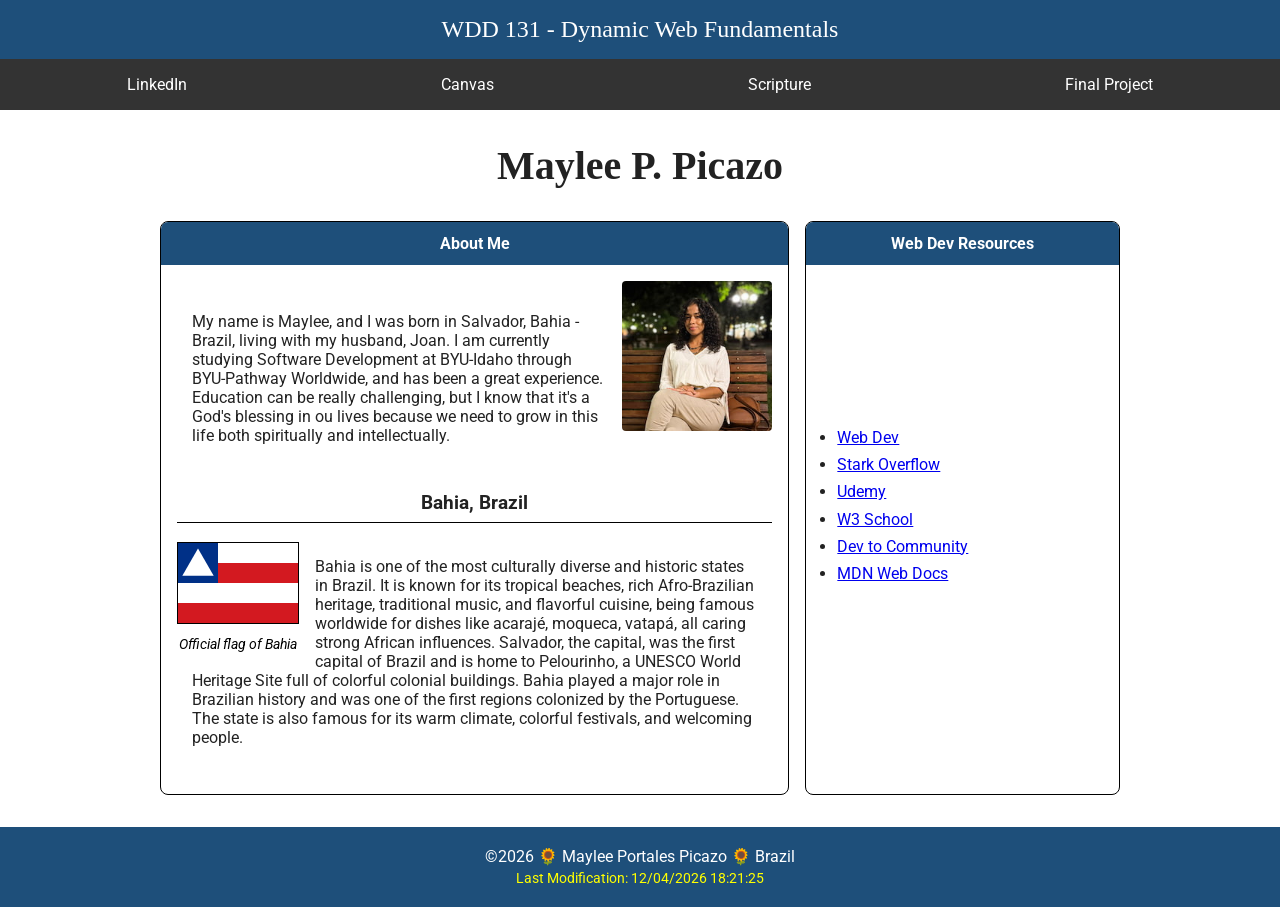
<file: index.html>
<!DOCTYPE html>
<html lang="en">
<head>
    <meta charset="UTF-8">
    <meta name="viewport" content="width=device-width, initial-scale=1.0">
    <title>WDD 131 - Dynamic Web Fundamentals - Maylee Picazo</title>
    <meta name="description" content="Let's learn about Maylee Portales Picazo, her culture and country while she is taking the WDD 131 - Dynamic Web Fundamentals course!">
    <meta name="author" content="Maylee Picazo">

    <!--Google fonts-->
    <link rel="preconnect" href="https://fonts.googleapis.com">
    <link rel="preconnect" href="https://fonts.gstatic.com" crossorigin>
    <link href="https://fonts.googleapis.com/css2?family=Roboto&family=Merriweather&display=swap" rel="stylesheet">

    <link rel="stylesheet" href="styles/base.css">
    <script src="scripts/getdates.js" defer></script>
</head>
<body>
    <header>
        <span id="course-title">WDD 131 - Dynamic Web Fundamentals</span>
        <nav>
            <a href="www.linkedin.com/in/mayleepicazo">LinkedIn</a>
            <a href="https://byupw.instructure.com/.">Canvas</a>
            <a href="https://www.churchofjesuschrist.org/study/scriptures/bofm/1-ne/9?lang=eng&id=p6#p6">Scripture</a>
            <a href="#">Final Project</a>
        </nav>
    </header>

    <main>
        <h1>Maylee P. Picazo</h1>

            <section class="card">
                <h2 class="card-title">About Me</h2>
                <div class="card-body">

                    <img class="profile-pic" src="images/profile.jpg" alt="Maylee sitting on the park bench">
                    <p>My name is Maylee, and I was born in Salvador, Bahia - Brazil, living with my husband, Joan. I am currently studying Software Development at BYU-Idaho through BYU-Pathway Worldwide, and has been a great experience. Education can be really challenging, but I know that it's a God's blessing in ou lives because we need to grow in this life both spiritually and intellectually.</p>
                    

                    <h3 class="section-tile">Bahia, Brazil</h3>

                    <figure class="flag">
                        <img src="images/bahia-flag.svg" alt="bahia flag">
                        <figcaption>Official flag of Bahia</figcaption>
                    </figure>

                    <p>Bahia is one of the most culturally diverse and historic states in Brazil. It is known for its tropical beaches, rich Afro-Brazilian heritage, traditional music, and flavorful cuisine, being famous worldwide for dishes like acarajé, moqueca, vatapá, all caring strong African influences. Salvador, the capital, was the first capital of Brazil and is home to Pelourinho, a UNESCO World Heritage Site full of colorful colonial buildings. Bahia played a major role in Brazilian history and was one of the first regions colonized by the Portuguese. The state is also famous for its warm climate, colorful festivals, and welcoming people.</p>
                </div>
            </section>

            <section class="card">
                <h2 class="card-title">Web Dev Resources</h2>
                <div class="card-body">
                    <ul>
                        <li><a href="http://web.dev">Web Dev</a></li>
                        <li><a href="http://starkoverflow.com">Stark Overflow</a></li>
                        <li><a href="http://udemy.com">Udemy</a></li>
                        <li><a href="http://www.w3schools.com">W3 School</a></li>
                        <li><a href="http://dev.to">Dev to Community</a></li>
                        <li><a href="http://developer.mozilla.org">MDN Web Docs</a></li>
                    </ul>
                </div>
            </section>
    </main>

    <footer>
        <p>&copy;<span id="currentyear"></span> 🌻 Maylee Portales Picazo 🌻 Brazil</p>
        <p id="lastModified"></p>
    </footer>
</body> 
</html>
</file>
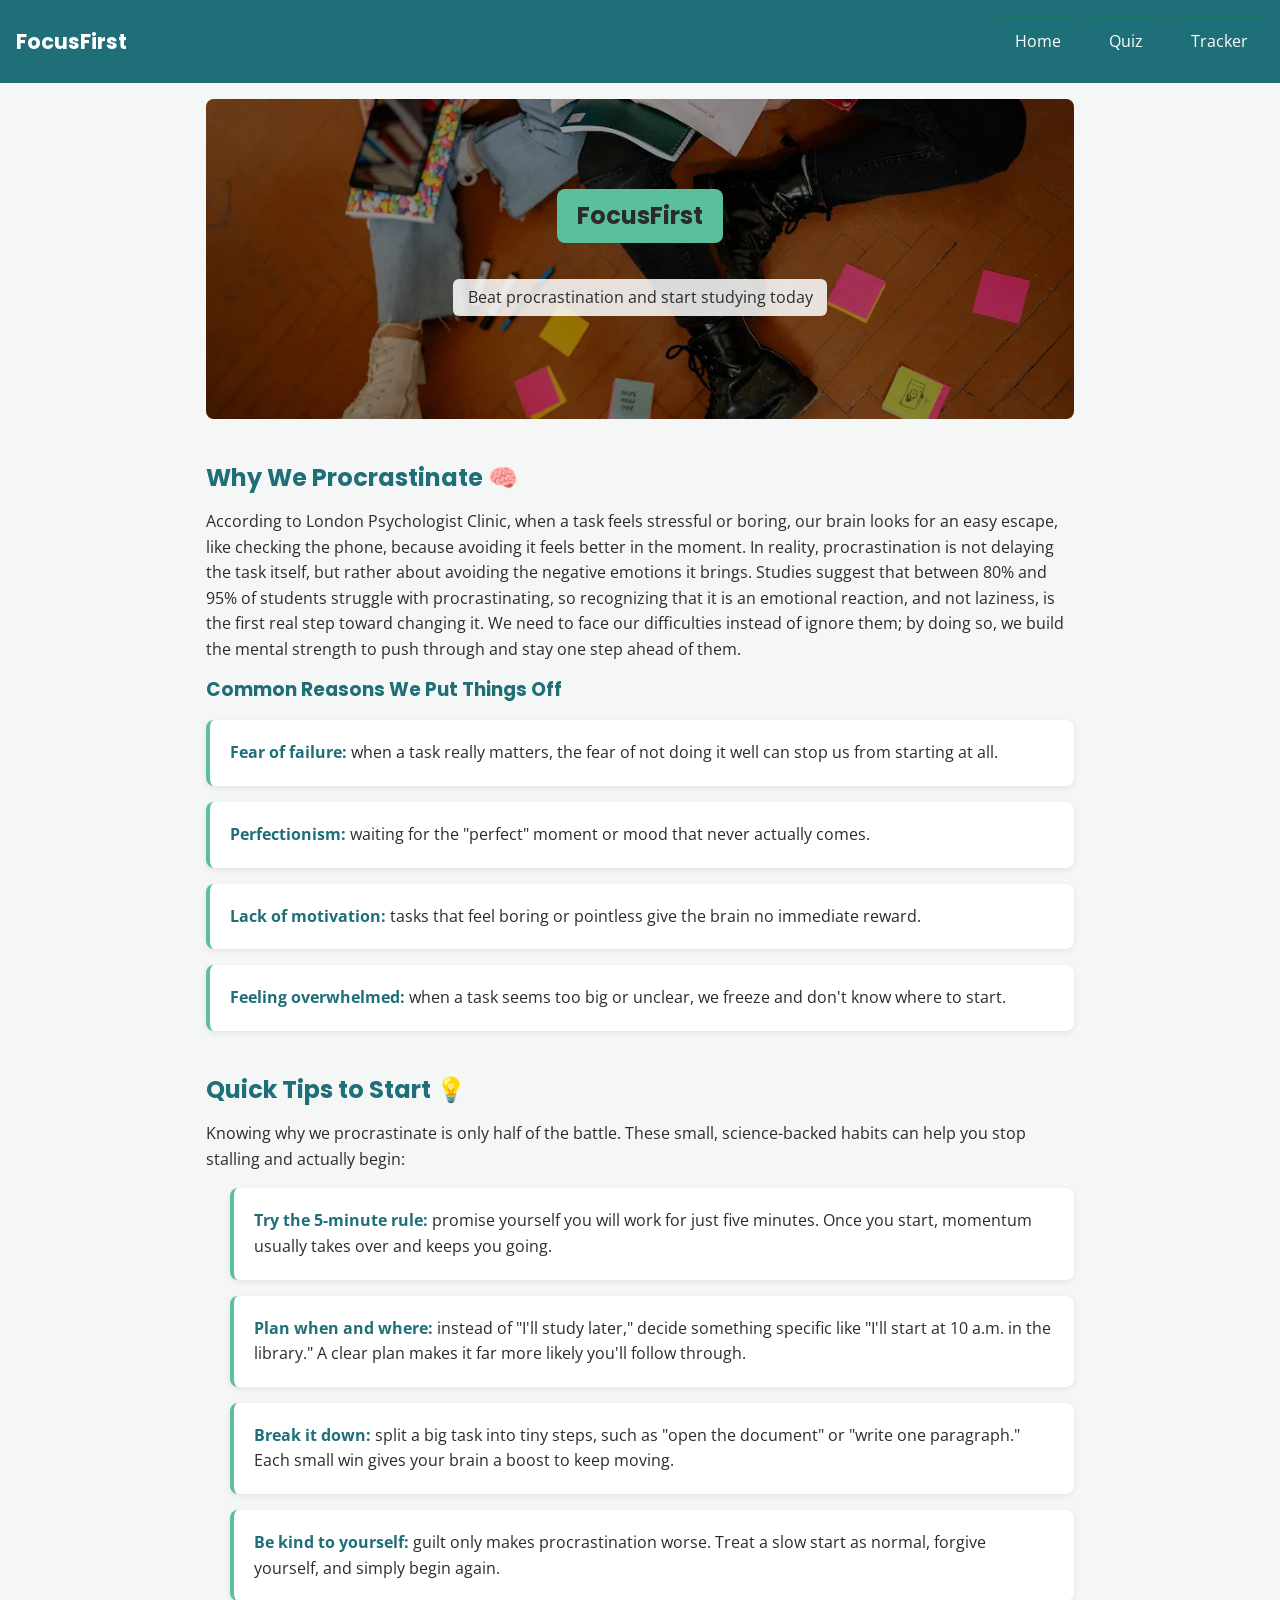
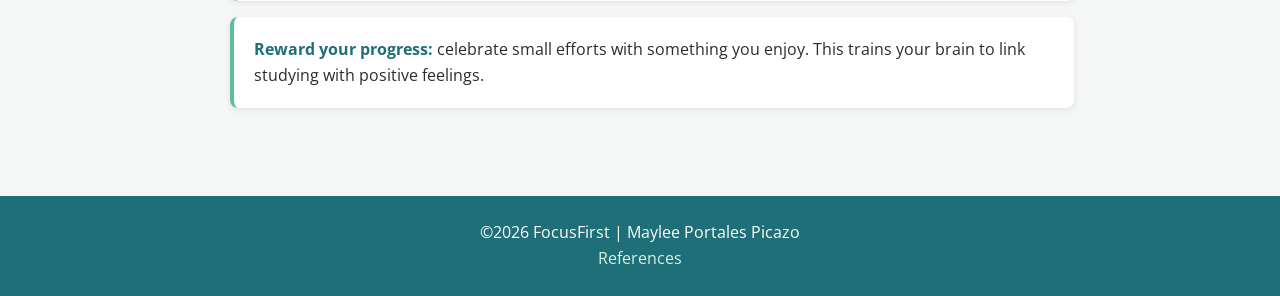
<file: project/index.html>
<!DOCTYPE html>
<html lang="en">
<head>
    <meta charset="UTF-8">
    <meta name="viewport" content="width=device-width, initial-scale=1.0">
    <title>FocusFirst | Home</title>
    <meta name="description" content="FocusFirst helps students understand procrastination and learn how to start studying and stay focused.">
    <meta name="author" content="Maylee Portales Picazo">
    <link rel="stylesheet" href="styles/main.css">

    <!-- Google Fonts -->
    <link rel="preconnect" href="https://fonts.googleapis.com">
    <link rel="preconnect" href="https://fonts.gstatic.com" crossorigin>
    <link href="https://fonts.googleapis.com/css2?family=Open+Sans:wght@400;600&family=Poppins:wght@600;700&display=swap" rel="stylesheet">

    <script src="scripts/main.js" defer></script>
</head>
<body>
    <header>
        <!-- Logo and navigation -->
         <p class="logo">FocusFirst</p>

         <button id="menu-button" aria-label="Open menu">&#9776;</button>
        <nav>
            <!-- Menu links -->
             <ul id="nav-menu">
                <li><a href="index.html">Home</a></li>
                <li><a href="quiz.html">Quiz</a></li>
                <li><a href="tracker.html">Tracker</a></li>
             </ul>
        </nav>
    </header>

    <main>
        <!-- Main content -->
         <section class="hero">

            <img src="images/hero-study.webp" alt="Two students sitting on the floor planning with notebooks and colorful sticky notes" class="hero-image" width="500" height="333" loading="lazy">
            
            <div class="hero-content">
                <h1>FocusFirst</h1>
                <p>Beat procrastination and start studying today</p>
            </div>
         </section>

         <section>
            <!-- Introduction text -->
             <h2>Why We Procrastinate 🧠</h2>
             <p>According to London Psychologist Clinic, when a task feels stressful or boring, our brain looks for an easy escape, like 
                checking the phone, because avoiding it feels better in the moment. In reality, procrastination is not delaying the task itself,
                but rather about avoiding the negative emotions it brings. Studies suggest that between 80% and 95% of students struggle with procrastinating, so recognizing that it is  
                an emotional reaction, and not laziness, is the first real step toward changing it. We need to face our difficulties instead of ignore them; by doing so, we build the mental strength to push 
                through and stay one step ahead of them. </p>

                <h3>Common Reasons We Put Things Off</h3>
                <ul class="card-list">
                    <li><strong>Fear of failure:</strong> when a task really matters, the fear of not doing it well can stop us from starting at all.</li>
                    <li><strong>Perfectionism:</strong> waiting for the "perfect" moment or mood that never actually comes.</li>
                    <li><strong>Lack of motivation:</strong> tasks that feel boring or pointless give the brain no immediate reward.</li>
                    <li><strong>Feeling overwhelmed:</strong> when a task seems too big or unclear, we freeze and don't know where to start.</li>
                </ul>
         </section>

         <section>
            <!-- Quick tips -->
             <h2>Quick Tips to Start 💡</h2>
             <p>Knowing why we procrastinate is only half of the battle. These small, science-backed habits can help you stop
                stalling and actually begin:
             </p>

             <ol class="card-list">
                <li><strong>Try the 5-minute rule:</strong> promise yourself you will work for just five minutes. Once you start,
                momentum usually takes over and keeps you going.</li>
                <li><strong>Plan when and where:</strong> instead of "I'll study later," decide something specific like "I'll start at
                    10 a.m. in the library." A clear plan makes it far more likely you'll follow through.</li>
                <li><strong>Break it down:</strong> split a big task into tiny steps, such as "open the document" or "write one paragraph."
                 Each small win gives your brain a boost to keep moving.</li>
                <li><strong>Be kind to yourself:</strong> guilt only makes procrastination worse. Treat a slow start as normal, forgive yourself, 
                and simply begin again.</li>
                <li><strong>Reward your progress:</strong> celebrate small efforts with something you enjoy. This trains your brain to link studying with 
                positive feelings.</li>
             </ol>
         </section>
    </main>

    <footer>
        <!-- Copyright + link to references.html -->
         <p>&copy;2026 FocusFirst | Maylee Portales Picazo</p>
         <p><a href="references.html">References</a></p>
    </footer>
</body>
</html>
</file>
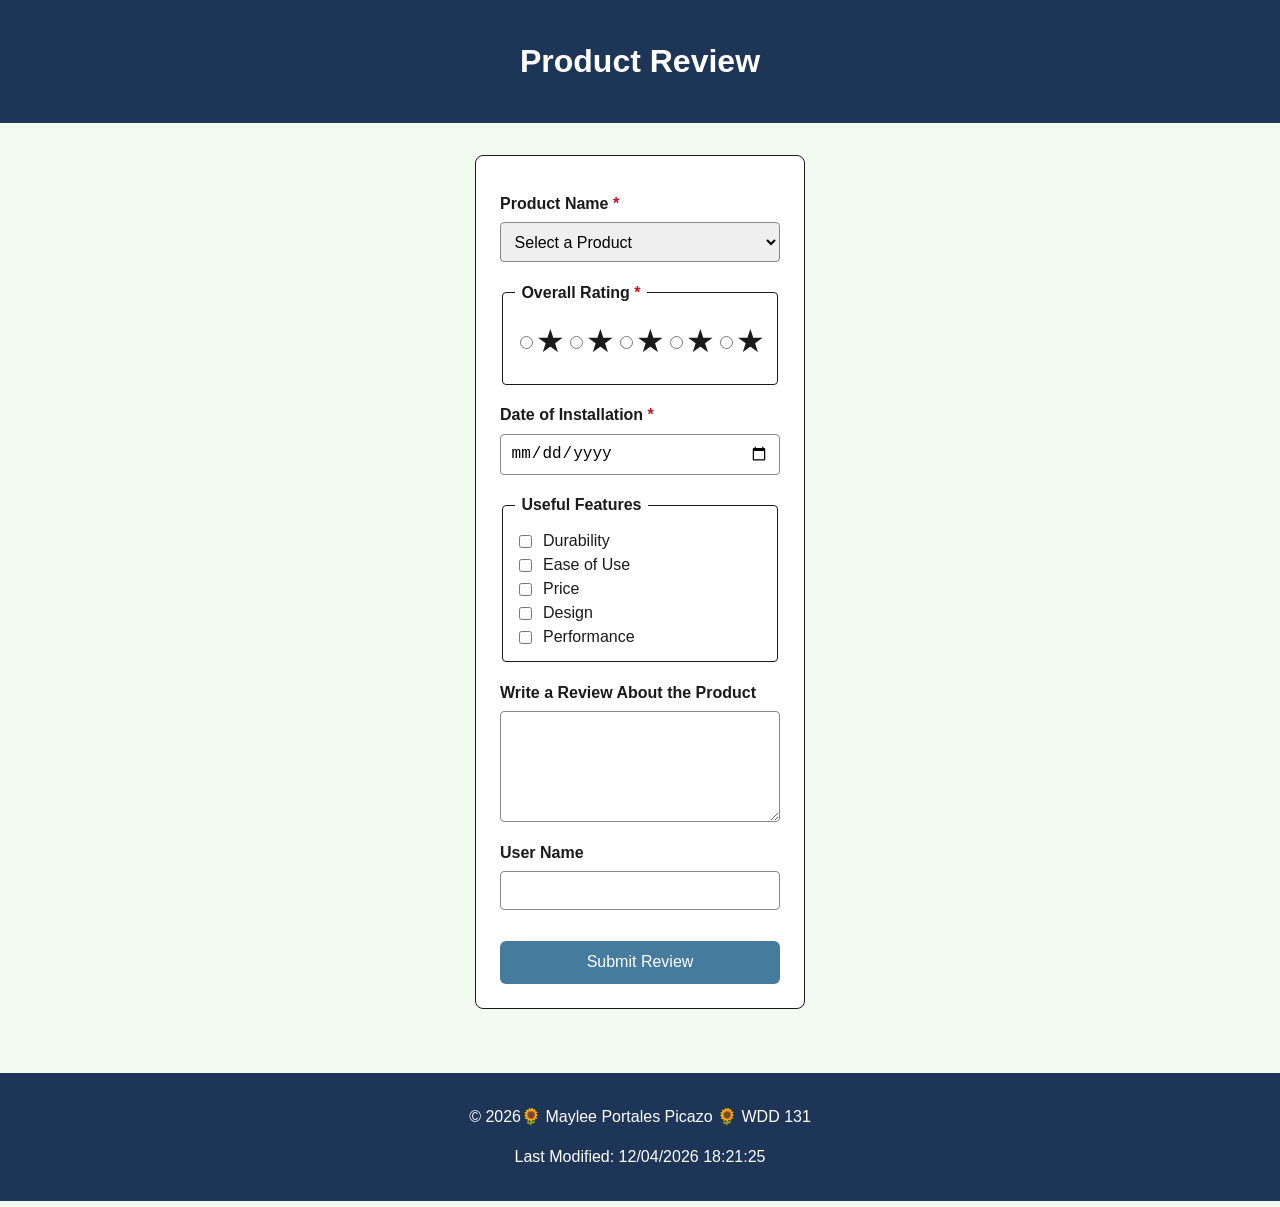
<file: form.html>
<!DOCTYPE html>
<html lang="en">
<head>
    <meta charset="UTF-8">
    <meta name="viewport" content="width=device-width, initial-scale=1.0">
    <meta name="description" content="A product review form where customers can rate, select useful features, and write feedback about installed products.">
    <meta name="author" content="Maylee Portales Picazo">
    <title>Product Review Form</title>
    <link rel="stylesheet" href="styles/form.css">
    <script src="scripts/form.js" defer></script>
</head>
<body>
    <header>
        <h1>Product Review</h1>
    </header>

    <main>
        <form action="review.html" method="get" class="review-form">

            <label for="product-name">Product Name <span class="required">*</span></label>
            <select name="product-name" id="product-name" required>
                <option value="" disabled selected>Select a Product</option>
            </select>

            <fieldset class="rating">
                <legend>Overall Rating <span class="required">*</span></legend>
                <span class="rating-stars">
                    <input type="radio" name="rating" id="rating1" value="1" required>
                    <label for="rating1" title="1 star">&#9733;</label>

                    <input type="radio" name="rating" id="rating2" value="2" required>
                    <label for="rating2" title="2 stars">&#9733;</label>

                    <input type="radio" name="rating" id="rating3" value="3" required>
                    <label for="rating3" title="3 stars">&#9733;</label>

                    <input type="radio" name="rating" id="rating4" value="4" required>
                    <label for="rating4" title="4 stars">&#9733;</label>

                    <input type="radio" name="rating" id="rating5" value="5" required>
                    <label for="rating5" title="5 stars">&#9733;</label>
                </span>
            </fieldset>

            <label for="install-date">Date of Installation <span class="required">*</span></label>
            <input type="date" name="install-date" id="install-date" required>

            <fieldset class="features">
                <legend>Useful Features</legend>

                <div class="checkbox-row">
                    <input type="checkbox" name="features" id="features-durability" value="Durability">
                    <label for="features-durability">Durability</label>
                </div>

                <div class="checkbox-row">
                    <input type="checkbox" name="features" id="feature-ease" value="Ease of Use">
                    <label for="feature-ease">Ease of Use</label>
                </div>

                <div class="checkbox-row">
                    <input type="checkbox" name="features" id="feature-price" value="Price">
                    <label for="feature-price">Price</label>
                </div>

                <div class="checkbox-row">
                    <input type="checkbox" name="features" id="feature-design" value="Design">
                    <label for="feature-design">Design</label>
                </div>

                <div class="checkbox-row">
                    <input type="checkbox" name="features" id="feature-performance" value="Performance">
                    <label for="feature-performance">Performance</label>
                </div>
            </fieldset>

            <label for="review-text">Write a Review About the Product</label>
            <textarea name="review-text" id="review-text" rows="5"></textarea>

            <label for="user-name">User Name</label>
            <input type="text" name="user-name" id="user-name">

            <input type="submit" value="Submit Review" class="submit-btn">
        </form>
    </main>

    <footer>
        <p>&copy; <span id="current-year"></span>🌻 Maylee Portales Picazo 🌻 WDD 131</p>
        <p id="last-modified"></p>
    </footer>
</body>
</html>
</file>
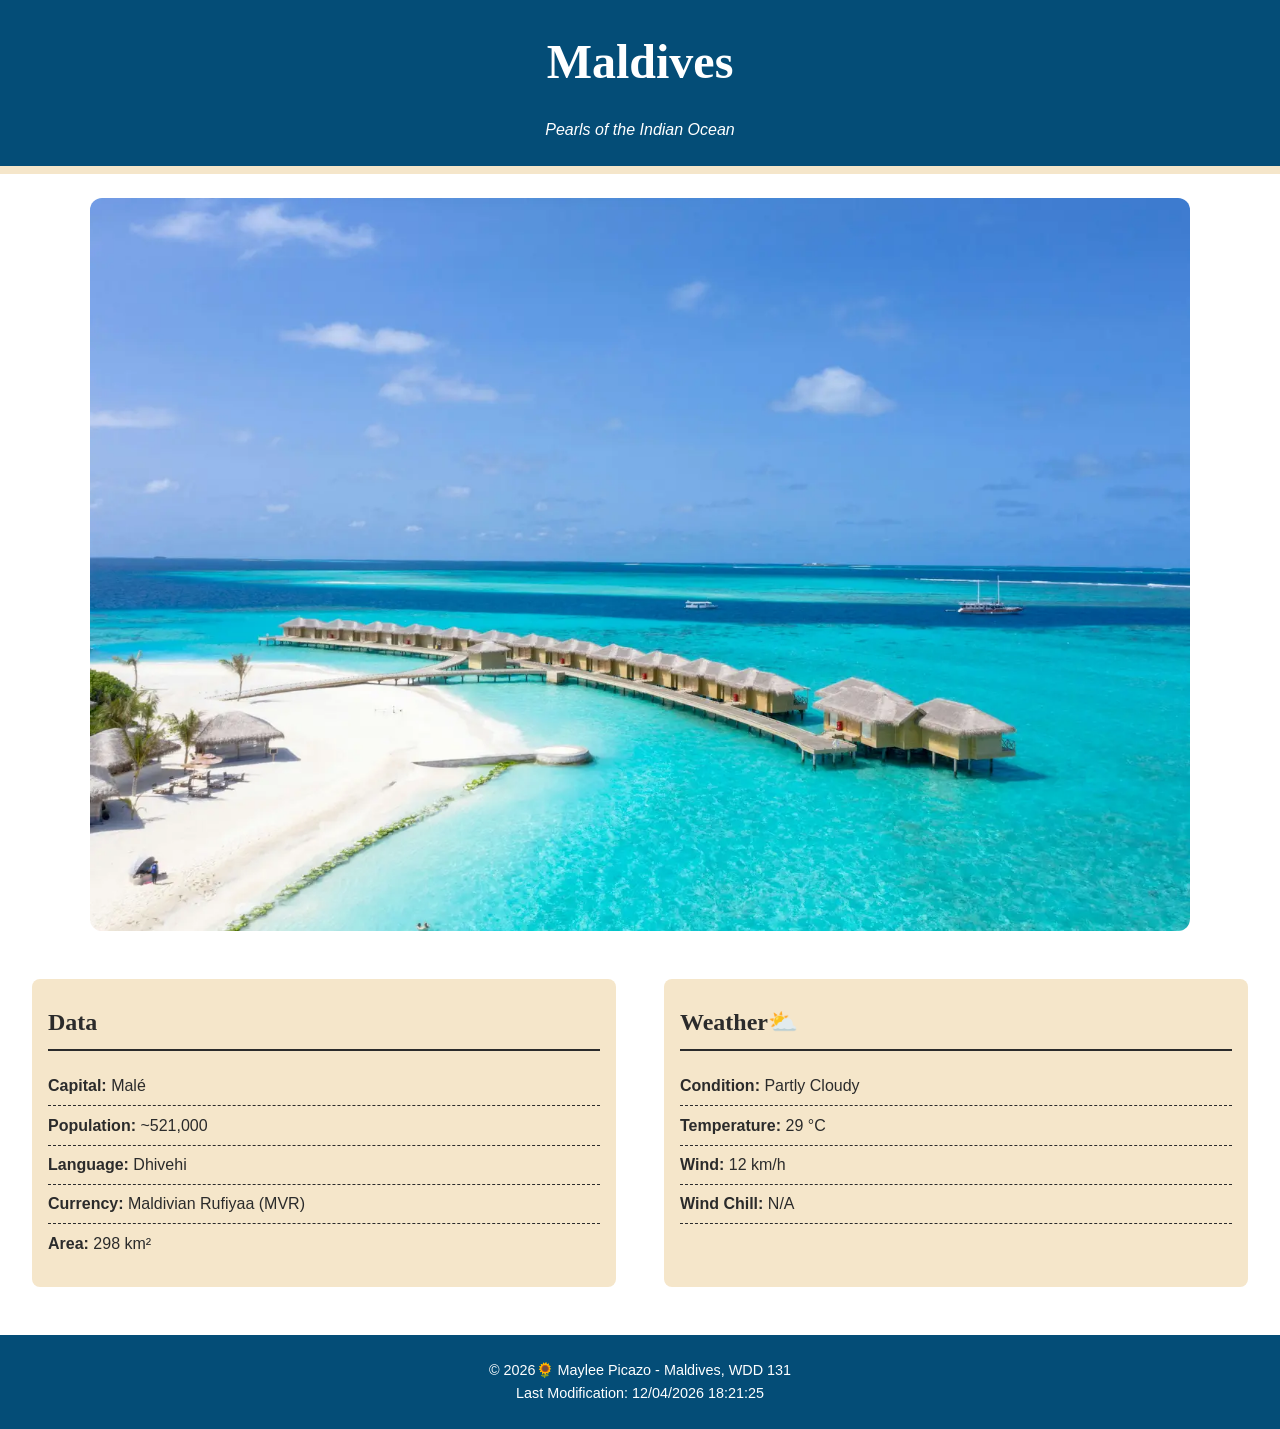
<file: place.html>
<!DOCTYPE html>
<html lang="en">
<head>
    <meta charset="UTF-8">
    <meta name="viewport" content="width=device-width, initial-scale=1.0">
    <meta name="description" content="Discover the Maldives - a tropical paradise of turquoise waters, coral reefs, and white-sand beaches in the Indian Ocean.">
    <meta name="author" content="Maylee Portales Picazo">
    <title>Maldives - Country Page | WDD 131</title>
    <link rel="stylesheet" href="styles/place.css">

    <script src="scripts/place.js" defer></script>
</head>
<body>
    <header>
        <h1>Maldives</h1>
        <p class="tagline">Pearls of the Indian Ocean</p>
    </header>

    <main>
        <section class="hero">
            <picture>
                <source media="(min-width: 1000px)" srcset="images/hero-large.webp">
                <source media="(min-width: 600px)" srcset="images/hero-medium.webp">
                <img src="images/hero-small.webp" alt="Aerial view of Maldives islands surrounded by turquoise water">
            </picture>
        </section>

        <div class="content-grid">
            <section class="data">
                <h2>Data</h2>

                <ul>
                    <li><strong>Capital: </strong>Malé</li>
                    <li><strong>Population: </strong>~521,000</li>
                    <li><strong>Language: </strong>Dhivehi</li>
                    <li><strong>Currency: </strong>Maldivian Rufiyaa (MVR)</li>
                    <li><strong>Area: </strong>298 km²</li>
                </ul>
            </section>

            <section class="weather">
                <h2>Weather</h2>

                <img class="weather-icon-mobile" src="images/weather-icon.svg" alt="Partly cloud weather icon">

                <ul>
                    <li><strong>Condition: </strong>Partly Cloudy</li>
                    <li><strong>Temperature: </strong>29 °C</li>
                    <li><strong>Wind: </strong>12 km/h</li>
                    <li><strong>Wind Chill: </strong><span id="windchill"></span></li>
                </ul>
            </section>
        </div>
    </main>

    <footer>
        <p>&copy; <span id="year"></span>🌻 Maylee Picazo - Maldives, WDD 131</p>
        <p>Last Modification: <span id="lastModified"></span></p>
    </footer>
</body>
</html>
</file>
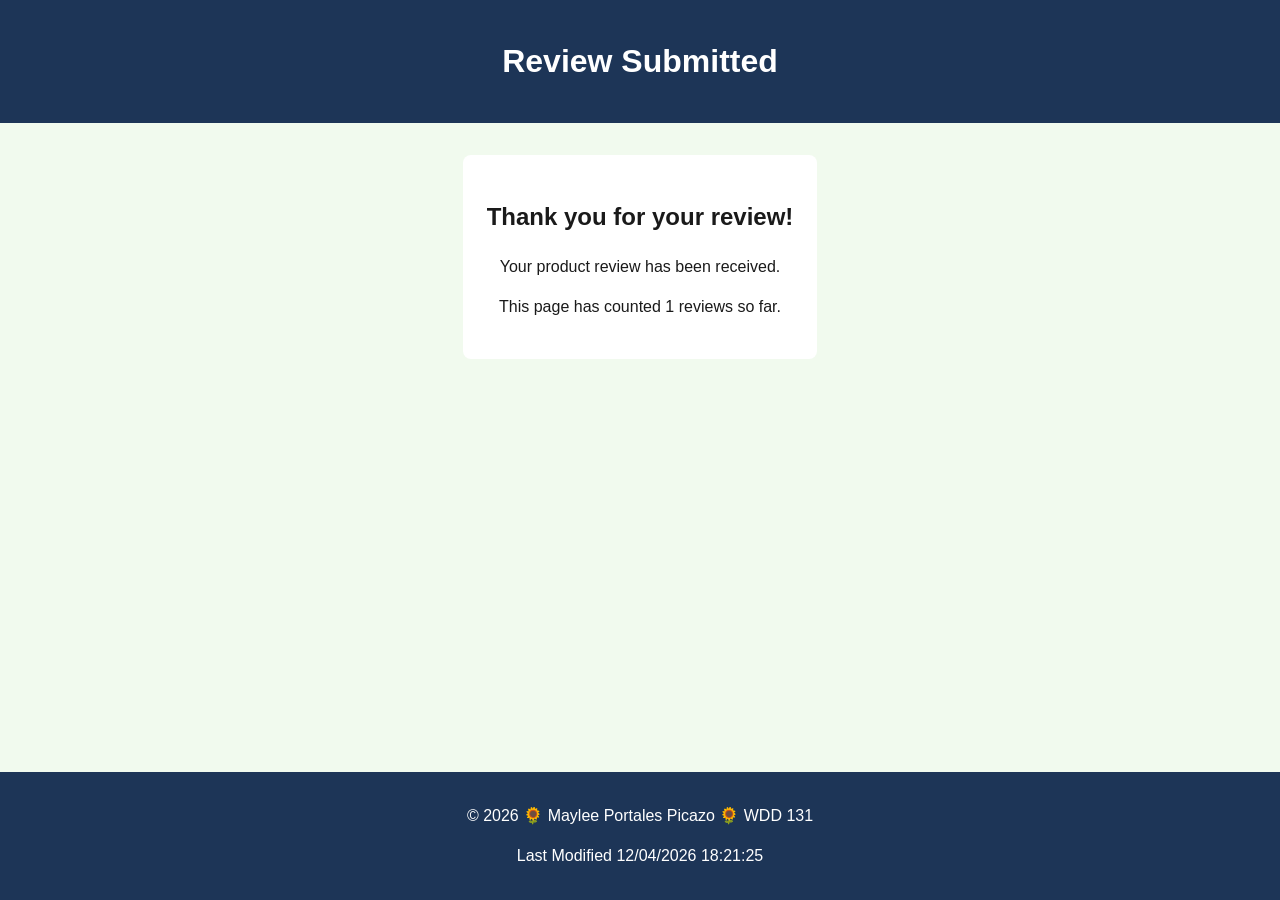
<file: review.html>
<!DOCTYPE html>
<html lang="en">
<head>
    <meta charset="UTF-8">
    <meta name="viewport" content="width=device-width, initial-scale=1.0">
    <meta name="description" content="Confirmation page shown after submitting a product review, displaying a thank you message and the total number of reviews completed.">
    <meta name="author" content="Maylee Portales Picazo">
    <title>Review Confirmation</title>
    <link rel="stylesheet" href="styles/form.css">
    <script src="scripts/review.js" defer></script>
</head>
<body>
    <header>
        <h1>Review Submitted</h1>
    </header>

    <main>
        <section class="confirmation">
            <h2>Thank you for your review!</h2>
            <p>Your product review has been received.</p>

            <p class="review-count">This page has counted <span id="count">0</span> reviews so far.</p>
        </section>
    </main>

    <footer>
        <p>&copy; <span id="current-year"></span> 🌻 Maylee Portales Picazo 🌻 WDD 131</p>
        <p id="last-modified"></p>
    </footer>
</body>
</html>
</file>
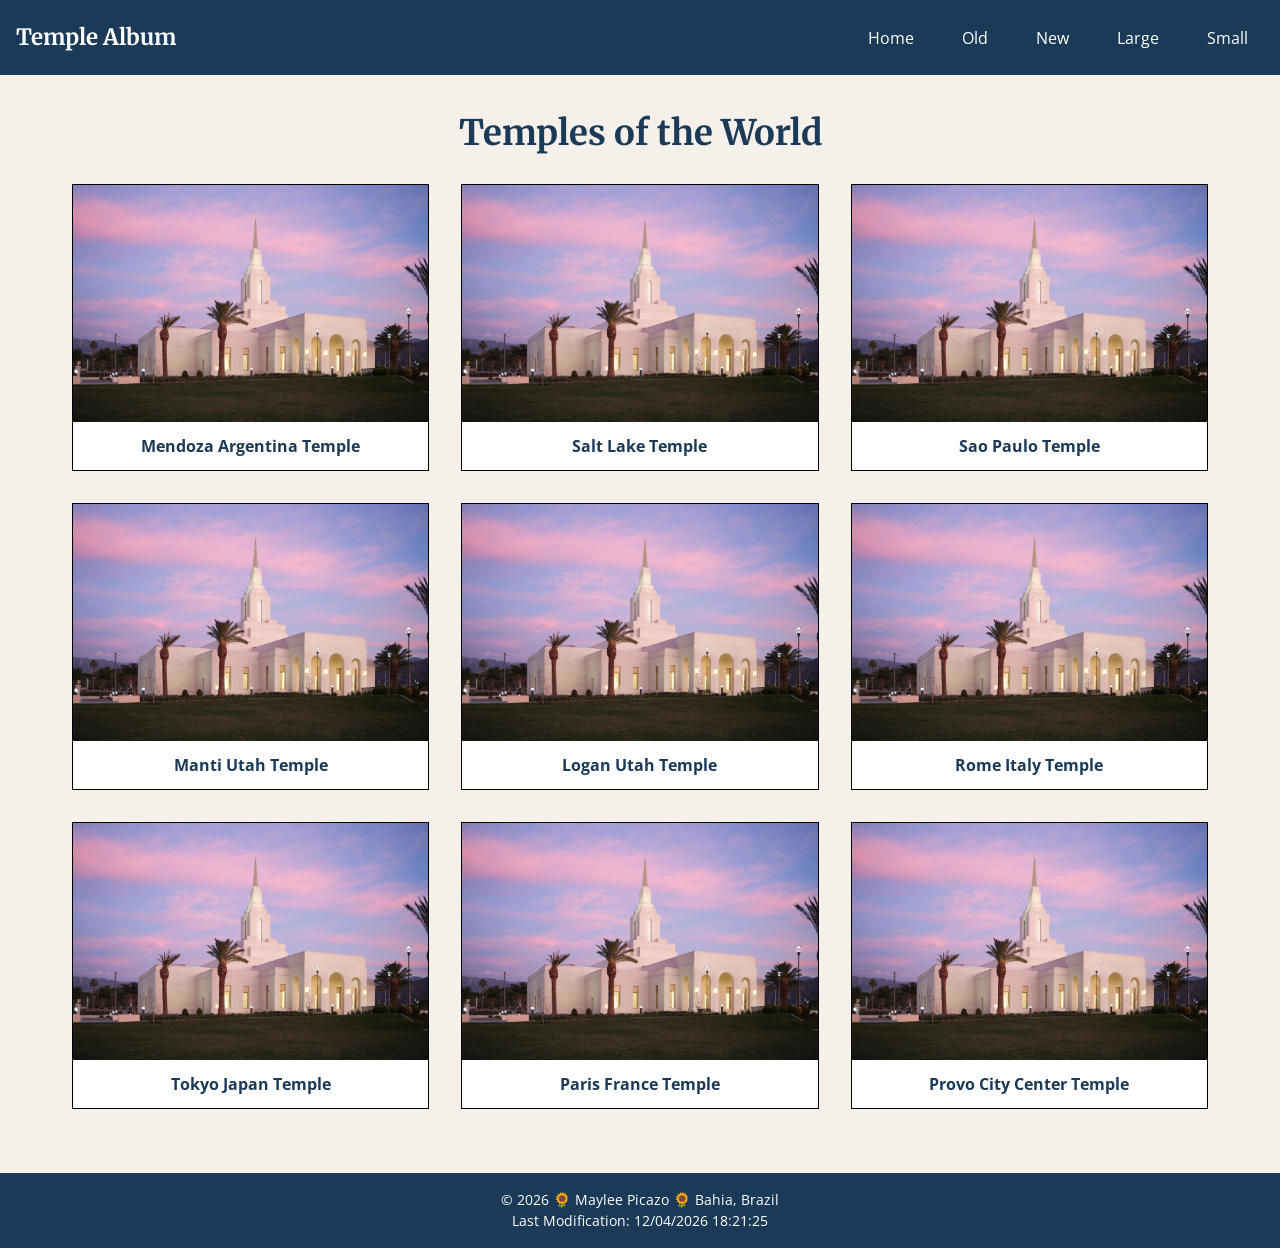
<file: temples.html>
<!DOCTYPE html>
<html lang="en">
<head>
    <meta charset="UTF-8">
    <meta name="viewport" content="width=device-width, initial-scale=1.0">
    <meta name="description" content="Temple Album by Maylee Portales — a WDD 131 project featuring photos of Latter-day Saint temples from around the world.">
    <meta name="author" content="Maylee Portales Picazo">
    <title>Temple Album | WDD 131</title>

    <!--Google Fonts-->
    <link rel="preconnect" href="https://fonts.googleapis.com">
    <link rel="preconnect" href="https://fonts.gstatic.com" crossorigin>
    <link href="https://fonts.googleapis.com/css2?family=Merriweather:wght@400;700&family=Open+Sans:wght@400;600&display=swap" rel="stylesheet">

    <!--CSS links-->
    <link rel="stylesheet" href="styles/temples.css">
    <link rel="stylesheet" href="styles/temples-large.css">

    <!--JS link-->
    <script src="scripts/temples.js" defer></script>
</head>
<body>
    <header>
        <h2>Temple Album</h2>
        <button id="menu-button" aria-label="Open menu" aria-expanded="false">&#9776;</button>
        <nav id="primary-nav">
            <ul>
                <li><a href="#">Home</a></li>
                <li><a href="#">Old</a></li>
                <li><a href="#">New</a></li>
                <li><a href="#">Large</a></li>
                <li><a href="#">Small</a></li>
            </ul>
        </nav>
    </header>

    <main>
        <h1>Temples of the World</h1>

        <section class="album">
            <figure>
                <img src="images/temple-1.jpg" alt="Mendoza Argentina Temple" loading="lazy">
                <figcaption>Mendoza Argentina Temple</figcaption>
            </figure>
            <figure>
                <img src="images/temple-1.jpg" alt="Salt Lake Temple" loading="lazy">
                <figcaption>Salt Lake Temple</figcaption>
            </figure>
            <figure>
                <img src="images/temple-1.jpg" alt="Sao Paulo Temple" loading="lazy">
                <figcaption>Sao Paulo Temple</figcaption>
            </figure>
            <figure>
                <img src="images/temple-1.jpg" alt="Manti Utah Temple" loading="lazy">
                <figcaption>Manti Utah Temple</figcaption>
            </figure>
            <figure>
                <img src="images/temple-1.jpg" alt="Logan Utah Temple" loading="lazy">
                <figcaption>Logan Utah Temple</figcaption>
            </figure>
            <figure>
                <img src="images/temple-1.jpg" alt="Rome Italy Temple" loading="lazy">
                <figcaption>Rome Italy Temple</figcaption>
            </figure>
            <figure>
                <img src="images/temple-1.jpg" alt="Tokyo Japan Temple" loading="lazy">
                <figcaption>Tokyo Japan Temple</figcaption>
            </figure>
            <figure>
                <img src="images/temple-1.jpg" alt="Paris France Temple" loading="lazy">
                <figcaption>Paris France Temple</figcaption>
            </figure>
            <figure>
                <img src="images/temple-1.jpg" alt="Provo City Center Temple" loading="lazy">
                <figcaption>Provo City Center Temple</figcaption>
            </figure>
        </section>
    </main>

    <footer>
        <p>&copy; <span id="year"></span> 🌻 Maylee Picazo 🌻 Bahia, Brazil</p>
        <p id="lastModified"></p>
    </footer>
</body>
</html>
</file>
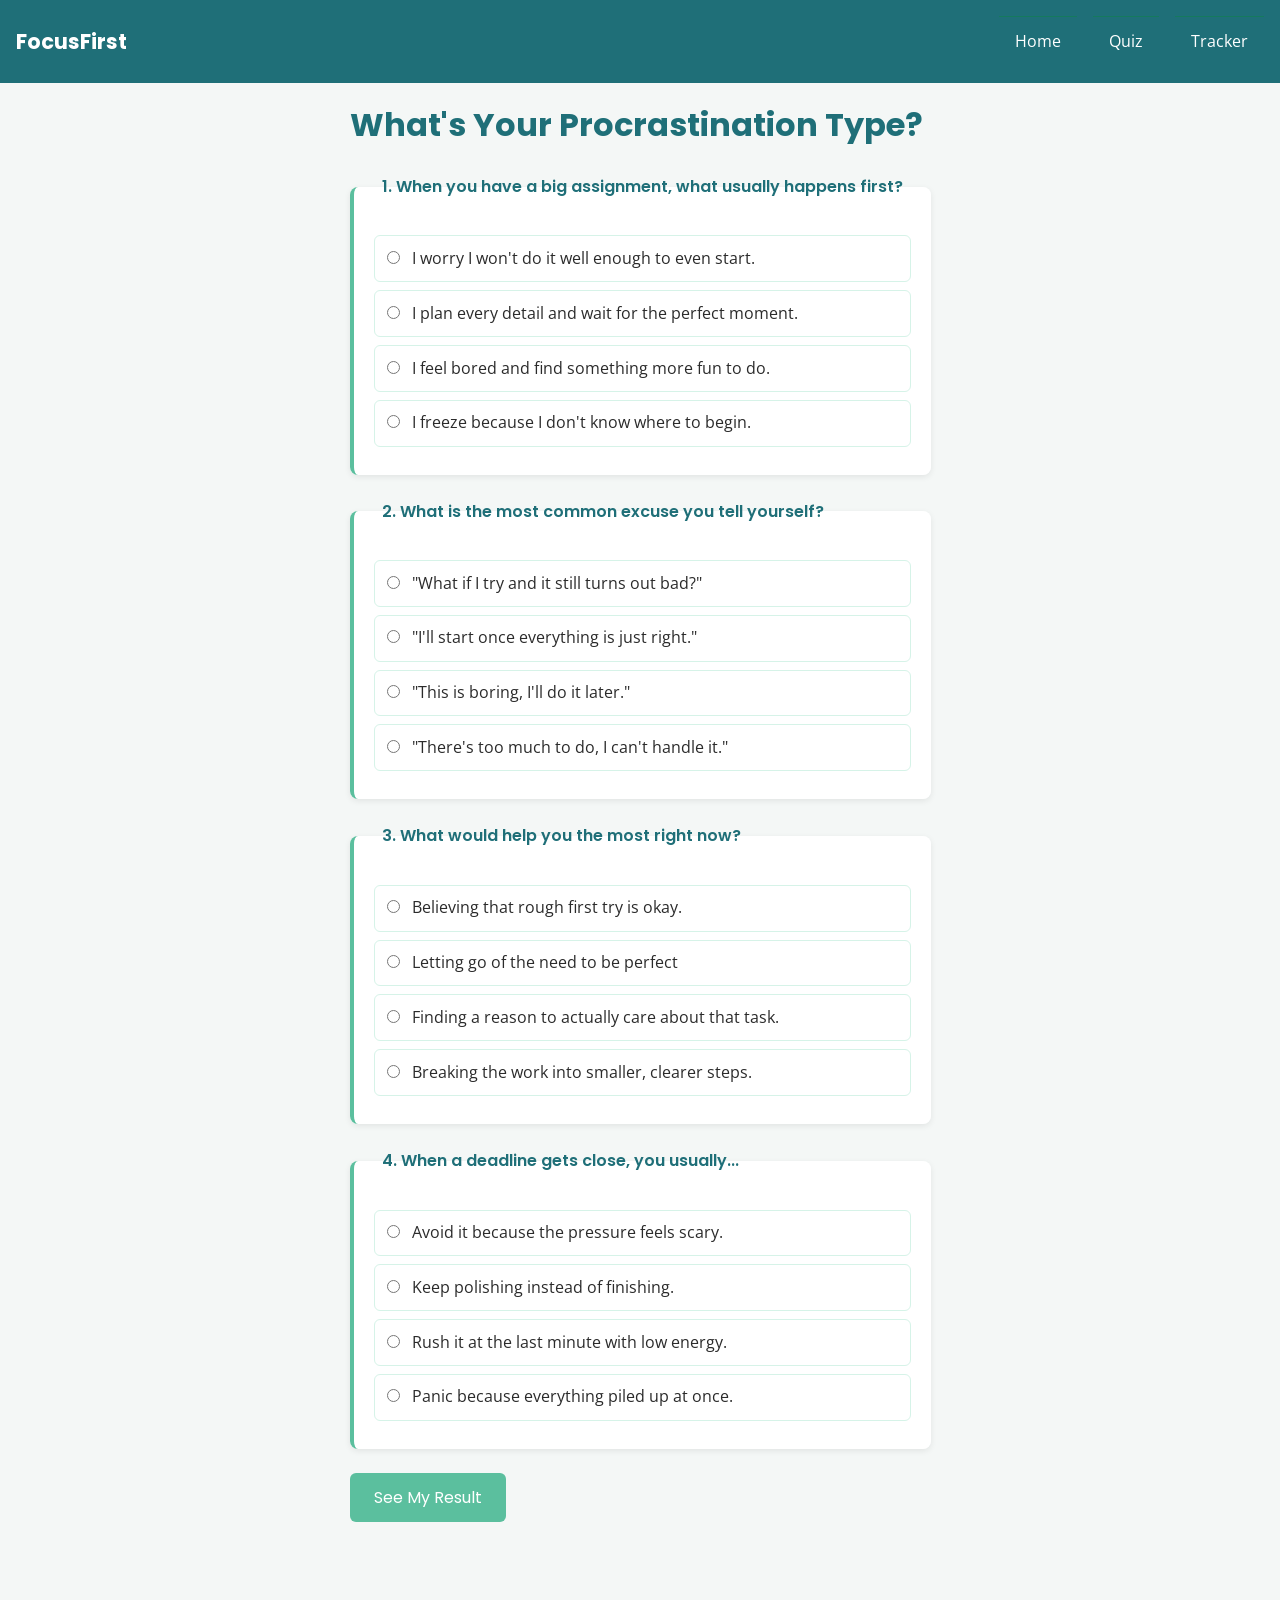
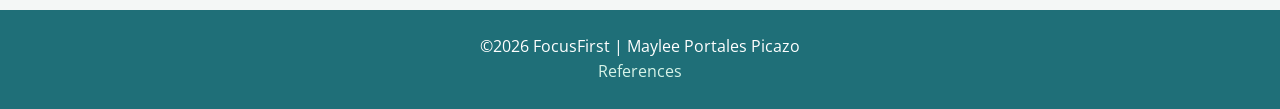
<file: project/quiz.html>
<!DOCTYPE html>
<html lang="en">
<head>
    <meta charset="UTF-8">
    <meta name="viewport" content="width=device-width, initial-scale=1.0">
    <title>FocusFirst | Quiz</title>
    <meta name="description" content="Discover your main procrastination type and get personalized study tips.">
    <meta name="author" content="Maylee Portales Picazo">
    <!-- Google Fonts -->
    <link rel="preconnect" href="https://fonts.googleapis.com">
    <link rel="preconnect" href="https://fonts.gstatic.com" crossorigin>
    <link href="https://fonts.googleapis.com/css2?family=Open+Sans:wght@400;600&family=Poppins:wght@600;700&display=swap" rel="stylesheet">
    <!-- Css and JS links -->
     <link rel="stylesheet" href="styles/main.css">
     <script src="scripts/quiz.js" defer></script>
</head>
<body>
    <header>
        <!-- Logo and navigation -->
         <p class="logo">FocusFirst</p>

         <button id="menu-button" aria-label="Open menu">&#9776;</button>
        <nav>
            <!-- Menu links -->
             <ul id="nav-menu">
                <li><a href="index.html">Home</a></li>
                <li><a href="quiz.html">Quiz</a></li>
                <li><a href="tracker.html">Tracker</a></li>
             </ul>
        </nav>
    </header>

    <main>
        <h1>What's Your Procrastination Type?</h1>
        <section>
            <!-- The JavaScript will insert the questions here -->
             <form id="quiz-form"></form>
             <button id="result-button" type="button">See My Result</button>
             <!-- The result will appear here -->
              <div id="quiz-result"></div>
        </section>
    </main>

    <footer>
        <p>&copy;2026 FocusFirst | Maylee Portales Picazo</p>
        <p><a href="references.html">References</a></p>
    </footer>
</body>
</html>
</file>
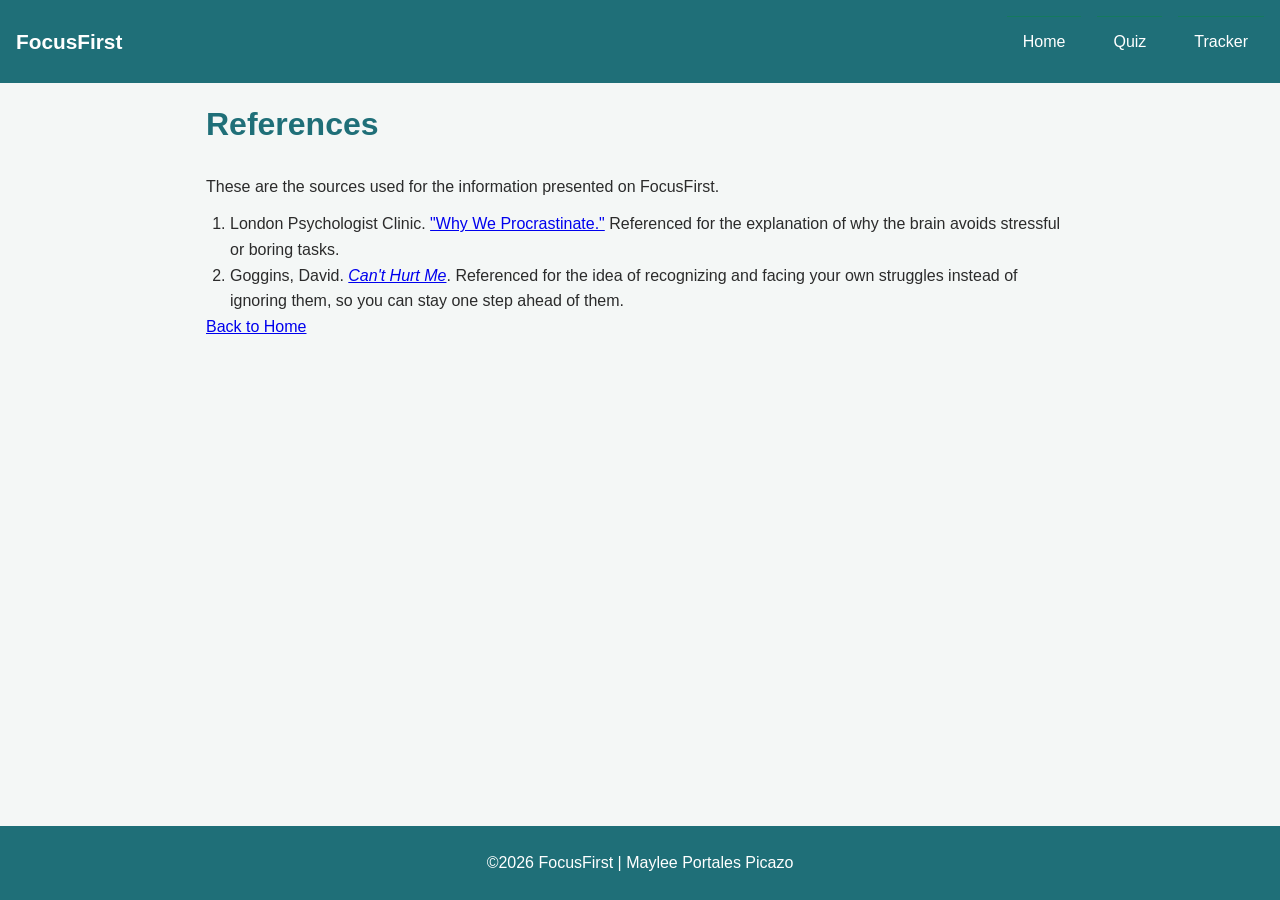
<file: project/references.html>
<!DOCTYPE html>
<html lang="en">
<head>
    <meta charset="UTF-8">
    <meta name="viewport" content="width=device-width, initial-scale=1.0">
    <meta name="description" content="References and sources used that informed the FocusFirst website, including research on procrastination, student focus, and overcoming study challenges.">
    <meta name="author" content="Maylee Portales Picazo">
    <title>FocusFirst | References</title>
    <link rel="stylesheet" href="styles/main.css">

    <script src="scripts/main.js" defer></script>
</head>
<body>
    <header>
        <!-- Logo and navigation -->
         <p class="logo">FocusFirst</p>

         <button id="menu-button" aria-label="Open menu">&#9776;</button>
        <nav>
            <!-- Menu links -->
             <ul id="nav-menu">
                <li><a href="index.html">Home</a></li>
                <li><a href="quiz.html">Quiz</a></li>
                <li><a href="tracker.html">Tracker</a></li>
             </ul>
        </nav>
    </header>

    <main>
        <h1>References</h1>
        <p>These are the sources used for the information presented on FocusFirst.</p>

        <ol>
            <li>London Psychologist Clinic. 
                <a href="http://www.londonpsychologistclinic.co.uk/blog/why-do-we-procrastinate-the-psychology-behind-putting-things-off" target="_blank" rel="noopener">"Why We Procrastinate."</a>
                Referenced for the explanation of why the brain avoids
                stressful or boring tasks.
            </li>

            <li>
                Goggins, David. <a href="http://davidgoggins.com/book/" target="_blank" rel="noopener"><em>Can't Hurt Me</em></a>.
                Referenced for the idea of recognizing and facing your own 
                struggles instead of ignoring them, so you can stay one 
                step ahead of them.
            </li>
        </ol>

        <p><a href="index.html">Back to Home</a></p>
    </main>

    <footer>
        <!-- Copyright + link to references.html -->
         <p>&copy;2026 FocusFirst | Maylee Portales Picazo</p>
    </footer>
</body>
</html>
</file>
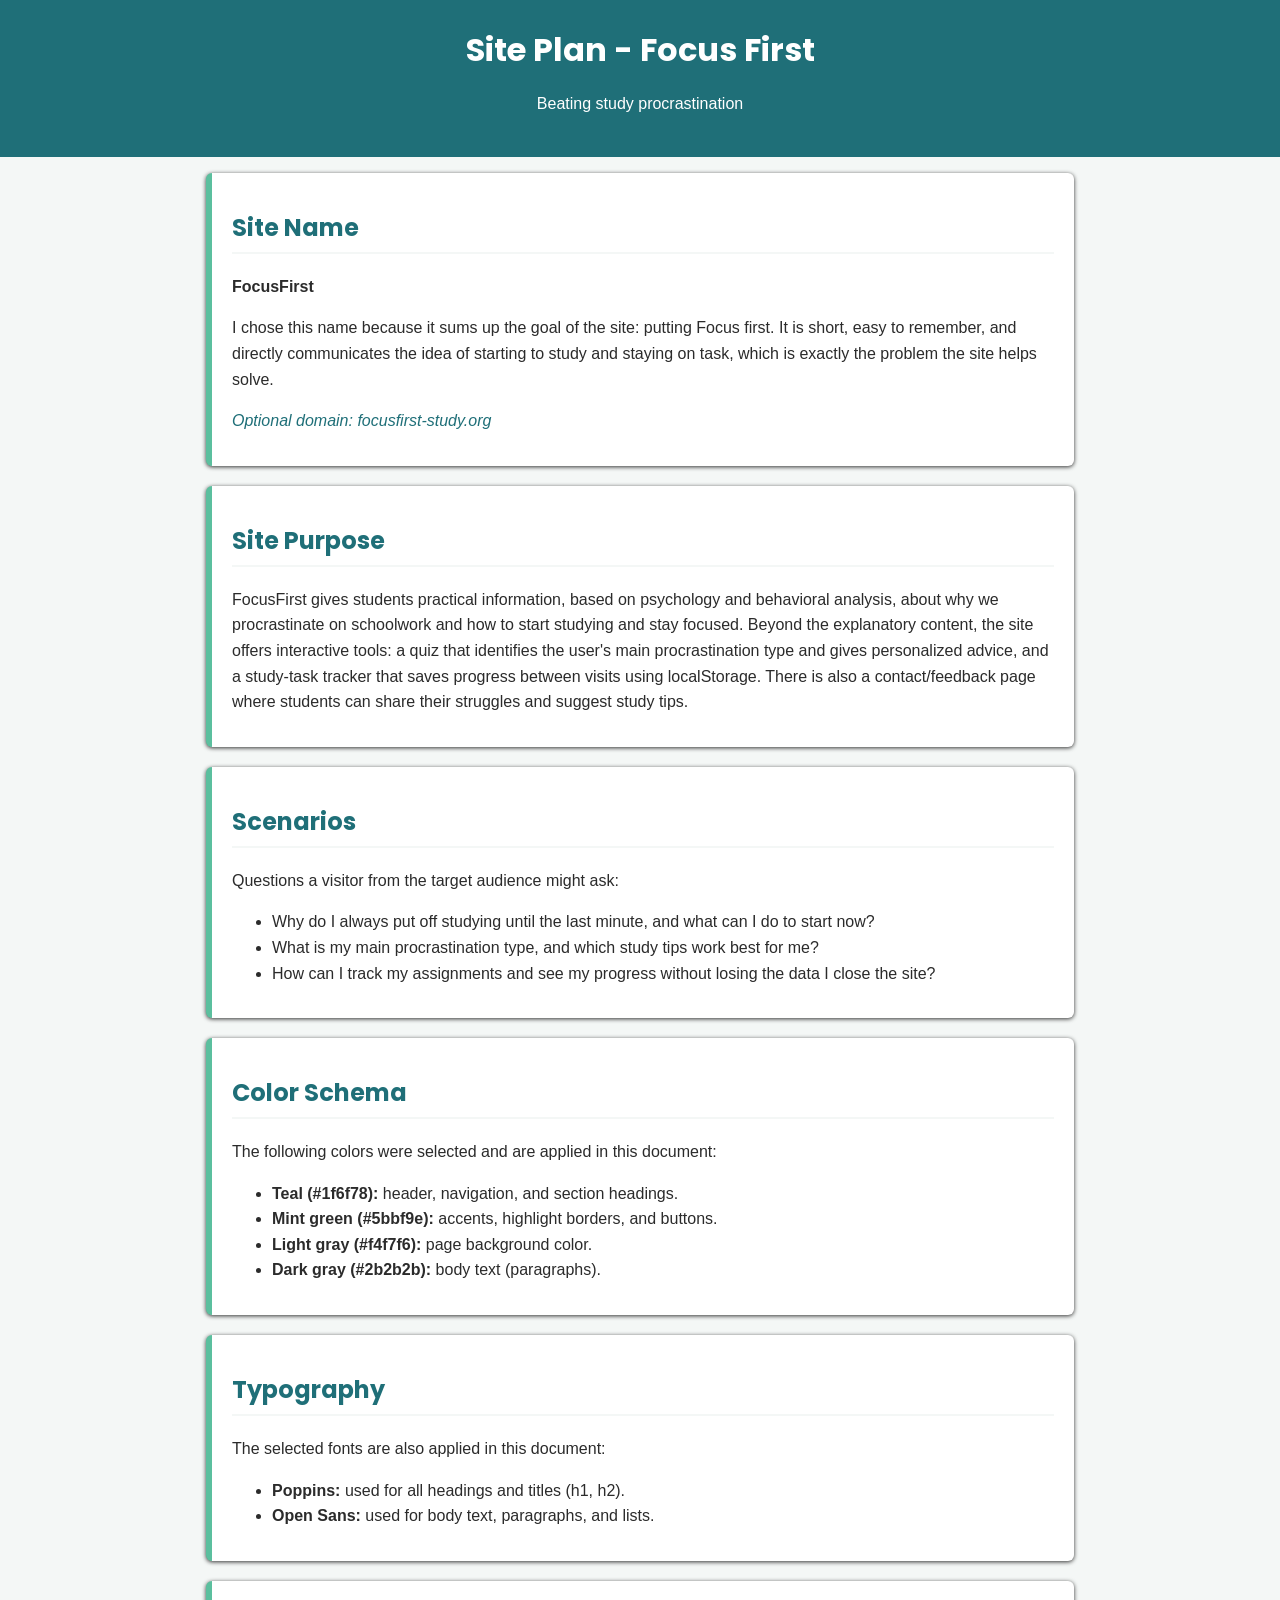
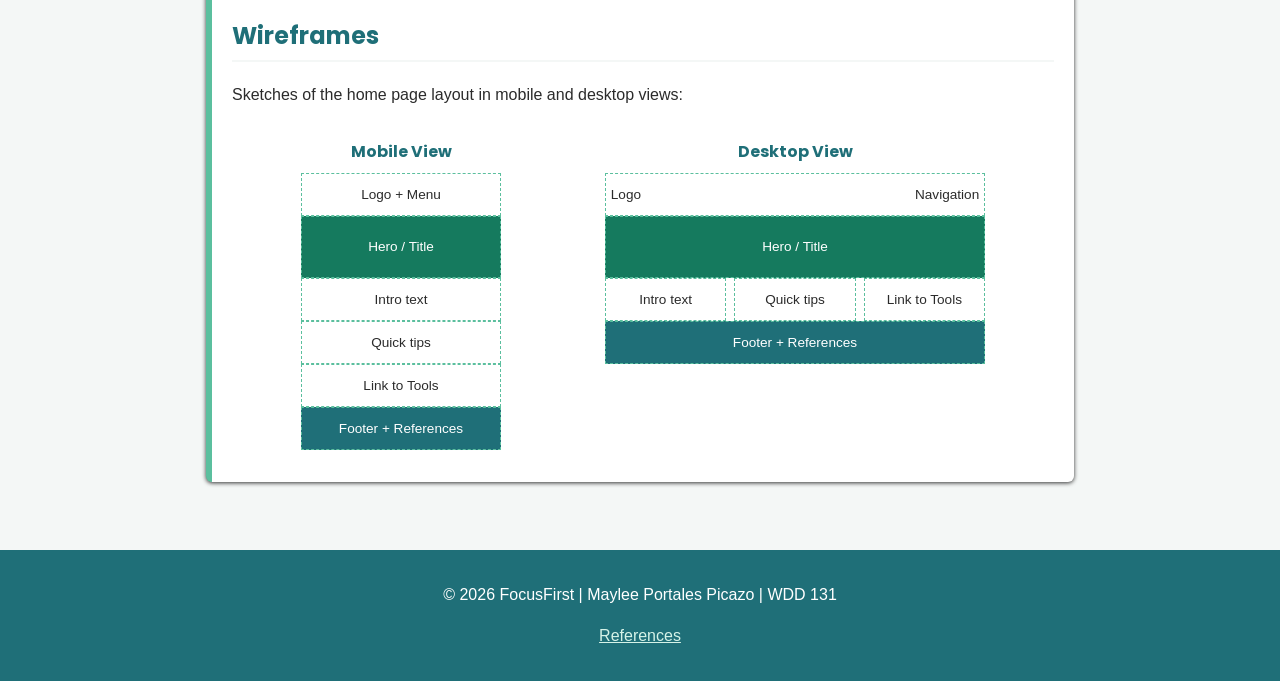
<file: project/siteplan.html>
<!DOCTYPE html>
<html lang="en">
<head>
    <meta charset="UTF-8">
    <meta name="viewport" content="width=device-width, initial-scale=1.0">
    <title>Site Plan | FocusFirst</title>
    <meta name="description" content="Website planning document for FocusFirst, a project that helps students beat study procrastination.">
    <meta name="author" content="Maylee Portales Picazo">
    <link rel="preconnect" href="https://fonts.googleapis.com">
    <link rel="preconnect" href="https://fonts.gstatic.com" crossorigin>
    <link href="https://fonts.googleapis.com/css2?family=Open+Sans:wght@400;600&family=Poppins:wght@500;700&display=swap" rel="stylesheet">
    <link rel="stylesheet" href="styles/siteplan.css">
</head>
<body>
    <header>
        <h1>Site Plan - Focus First</h1>
        <p class="subtitile">Beating study procrastination</p>
    </header>

    <main>
        <section id="site-name">
            <h2>Site Name</h2>
            <p><strong>FocusFirst</strong></p>
            <p>
                I chose this name because it sums up the goal of the site: putting Focus
                first. It is short, easy to remember, and directly communicates the idea of
                starting to study and staying on task, which is exactly the problem the site
                helps solve.
            </p>
            <p class="domain">Optional domain: focusfirst-study.org</p>
        </section>

        <section id="purpose">
            <h2>Site Purpose</h2>
            <p>
                FocusFirst gives students practical information, based on psychology and
                behavioral analysis, about why we procrastinate on schoolwork and how to
                start studying and stay focused. Beyond the explanatory content, the site
                offers interactive tools: a quiz that identifies the user's main 
                procrastination type and gives personalized advice, and a study-task tracker
                that saves progress between visits using localStorage. There is also a 
                contact/feedback page where students can share their struggles and suggest
                study tips.
            </p>
        </section>

        <section id="scenarios">
            <h2>Scenarios</h2>
            <p>Questions a visitor from the target audience might ask:</p>
            <ul>
                <li>Why do I always put off studying until the last minute, and what can I do to start now?</li>
                <li>What is my main procrastination type, and which study tips work best for me?</li>
                <li>How can I track my assignments and see my progress without losing the data I close the site?</li>
            </ul>
        </section>

        <section id="color-schema">
            <h2>Color Schema</h2>
            <p>The following colors were selected and are applied in this document:</p>
            <ul>
                <li><strong>Teal (#1f6f78):</strong> header, navigation, and section headings.</li>
                <li><strong>Mint green (#5bbf9e):</strong> accents, highlight borders, and buttons.</li>
                <li><strong>Light gray (#f4f7f6):</strong> page background color.</li>
                <li><strong>Dark gray (#2b2b2b):</strong> body text (paragraphs).</li>
            </ul>
        </section>

        <section id="typography">
            <h2>Typography</h2>
            <p>The selected fonts are also applied in this document:</p>
            <ul>
                <li><strong>Poppins:</strong> used for all headings and titles (h1, h2).</li>
                <li><strong>Open Sans:</strong> used for body text, paragraphs, and lists.</li>
            </ul>
        </section>

        <section id="wireframes">
            <h2>Wireframes</h2>
            <p>Sketches of the home page layout in mobile and desktop views:</p>
            
            <div class="wireframe-wrapper">
                
                <figure class="wf">
                    <figcaption>Mobile View</figcaption>
                    <div class="frame-mobile">
                        <div class="wf-header">Logo + Menu</div>
                        <div class="wf-hero">Hero / Title</div>
                        <div class="wf-block">Intro text</div>
                        <div class="wf-block">Quick tips</div>
                        <div class="wf-block">Link to Tools</div>
                        <div class="wf-footer">Footer + References</div>
                    </div>
                </figure>

                <figure class="wf">
                    <figcaption>Desktop View</figcaption>
                    <div class="frame-desktop">
                        <div class="wf-header wide">
                            <span>Logo</span>
                            <span>Navigation</span>
                        </div>
                        <div class="wf-hero wide">Hero / Title</div>
                        <div class="wf-columns">
                            <div class="wf-col">Intro text</div>
                            <div class="wf-col">Quick tips</div>
                            <div class="wf-col">Link to Tools</div>
                        </div>
                        <div class="wf-footer wide">Footer + References</div>
                    </div>
                </figure>

            </div>
        </section>
    </main>

    <footer>
        <p>&copy; 2026 FocusFirst | Maylee Portales Picazo | WDD 131</p>
        <p><a href="#">References</a></p>
    </footer>
</body>
</html>
</file>
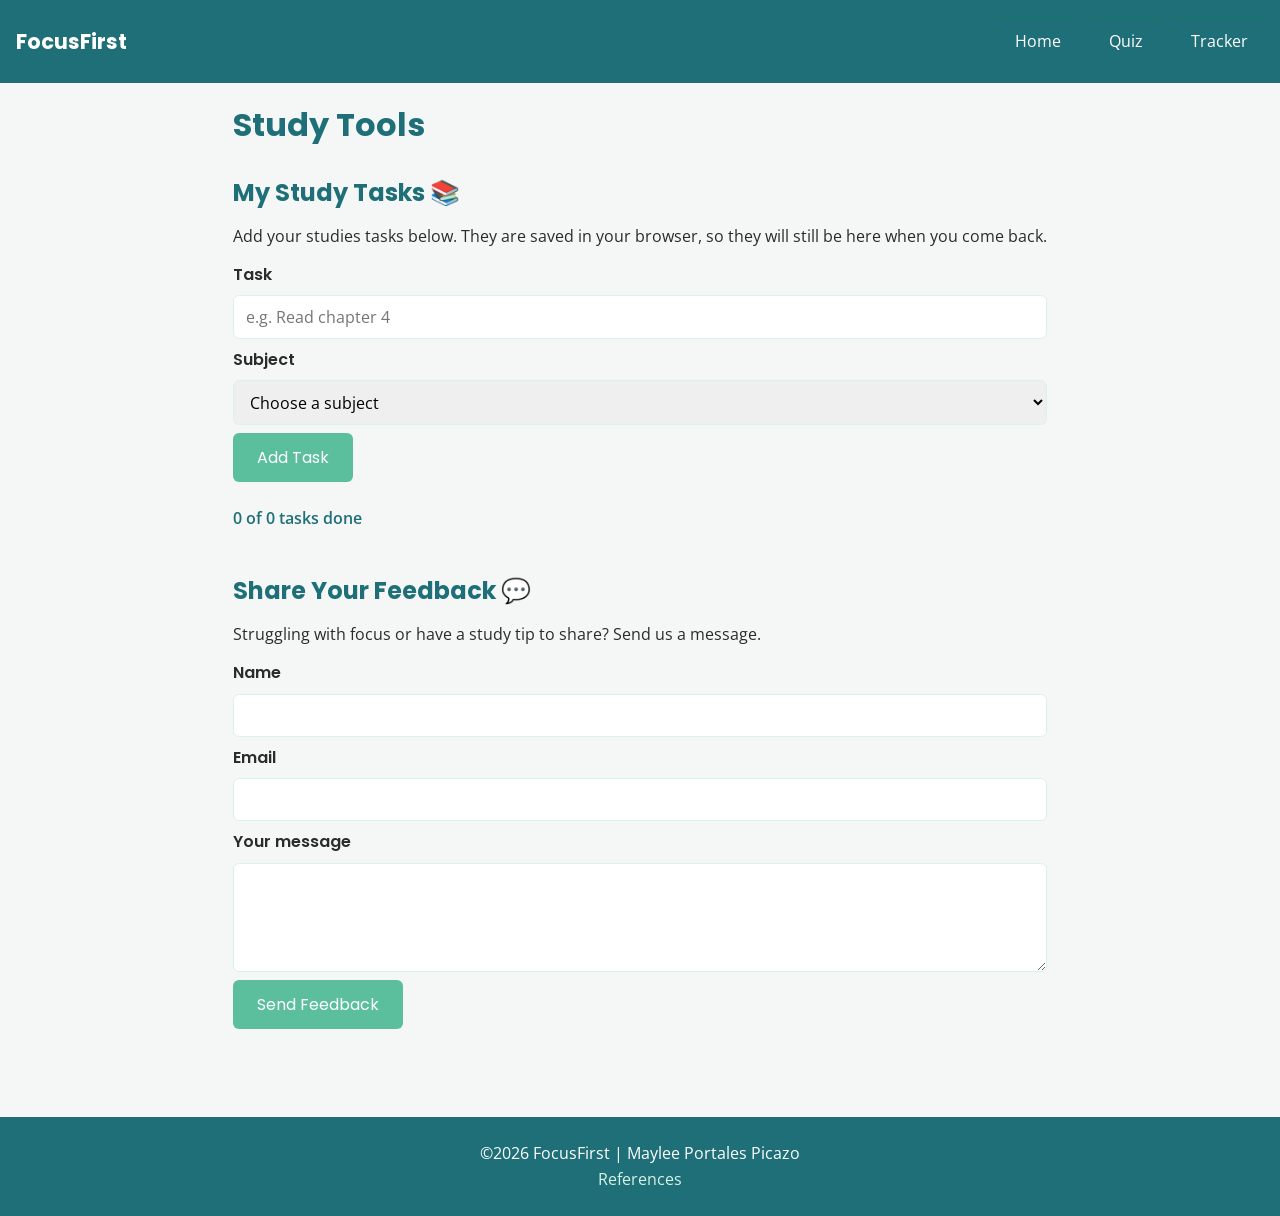
<file: project/tracker.html>
<!DOCTYPE html>
<html lang="en">
<head>
    <meta charset="UTF-8">
    <meta name="viewport" content="width=device-width, initial-scale=1.0">
    <meta name="description" content="Track your study tasks and send feedback. FocusFirst saves your progress in your browser so nothing is lost.">
    <meta name="author" content="Maylee Portales Picazo">
    <title>FocusFirst | Tracker</title>
    <link rel="stylesheet" href="styles/main.css">

    <!-- Google Fonts -->
    <link rel="preconnect" href="https://fonts.googleapis.com">
    <link rel="preconnect" href="https://fonts.gstatic.com" crossorigin>
    <link href="https://fonts.googleapis.com/css2?family=Open+Sans:wght@400;600&family=Poppins:wght@600;700&display=swap" rel="stylesheet">

    <script src="scripts/main.js" defer></script>
    <script src="scripts/tracker.js" defer></script>
</head>
<body>
    <header>
        <!-- Logo and navigation -->
         <p class="logo">FocusFirst</p>

         <button id="menu-button" aria-label="Open menu">&#9776;</button>
        <nav>
            <!-- Menu links -->
             <ul id="nav-menu">
                <li><a href="index.html">Home</a></li>
                <li><a href="quiz.html">Quiz</a></li>
                <li><a href="tracker.html">Tracker</a></li>
             </ul>
        </nav>
    </header>

    <main>
        <h1>Study Tools</h1>
        <!-- Section 1: Study Task Tracker -->
         <section>
            <h2>My Study Tasks 📚</h2>
            <p>Add your studies tasks below. They are saved in your browser, so they 
                will still be here when you come back.
            </p>

            <!-- Form to add a new task -->
             <form id="task-form">
                <!-- label + input for the task name -->
                 <label for="task-name">Task</label>
                 <input type="text" id="task-name" name="task-name" placeholder="e.g. Read chapter 4" required>

                 <!-- Label + select for the subject -->
                  <label for="task-subject">Subject</label>
                  <select name="task-subject" id="task-subject" required>
                        <option value="">Choose a subject</option>
                        <option value="Math">Math</option>
                        <option value="Science">Science</option>
                        <option value="History">History</option>
                        <option value="Language">Language</option>
                        <option value="Other">Other</option>
                  </select>

                  <!-- Submit button adds the task -->
                   <button type="submit" class="primary-btn">Add Task</button>
             </form>

             <!-- Progress message, filled in by JavaScript -->
              <p id="progress" class="progress"></p>

              <!-- The task list. JavaScript injects <li> items here -->
                <ul id="task-list" class="task-list"></ul>
         </section>

         <!-- Section 2: Feedback Form -->
          <section>
            <h2>Share Your Feedback 💬</h2>
            <p>Struggling with focus or have a study tip to share? Send us a message.</p>

            <!-- Submits to a results page-->
             <form id="feedback-form">
                <label for="name">Name</label>
                <input type="text" name="name" id="name" required>

                <label for="email">Email</label>
                <input type="email" name="email" id="email" required>

                <label for="message">Your message</label>
                <textarea name="message" id="message" rows="4" required></textarea>

                <button type="submit" class="primary-btn">Send Feedback</button>
             </form>
             
             <!-- Thank you message filled by JS -->
             <p id="feedback-message" class="feedback-message"></p>
          </section>
    </main>

    <footer>
        <p>&copy;2026 FocusFirst | Maylee Portales Picazo</p>
        <p><a href="references.html">References</a></p>
    </footer>
</body>
</html>
</file>
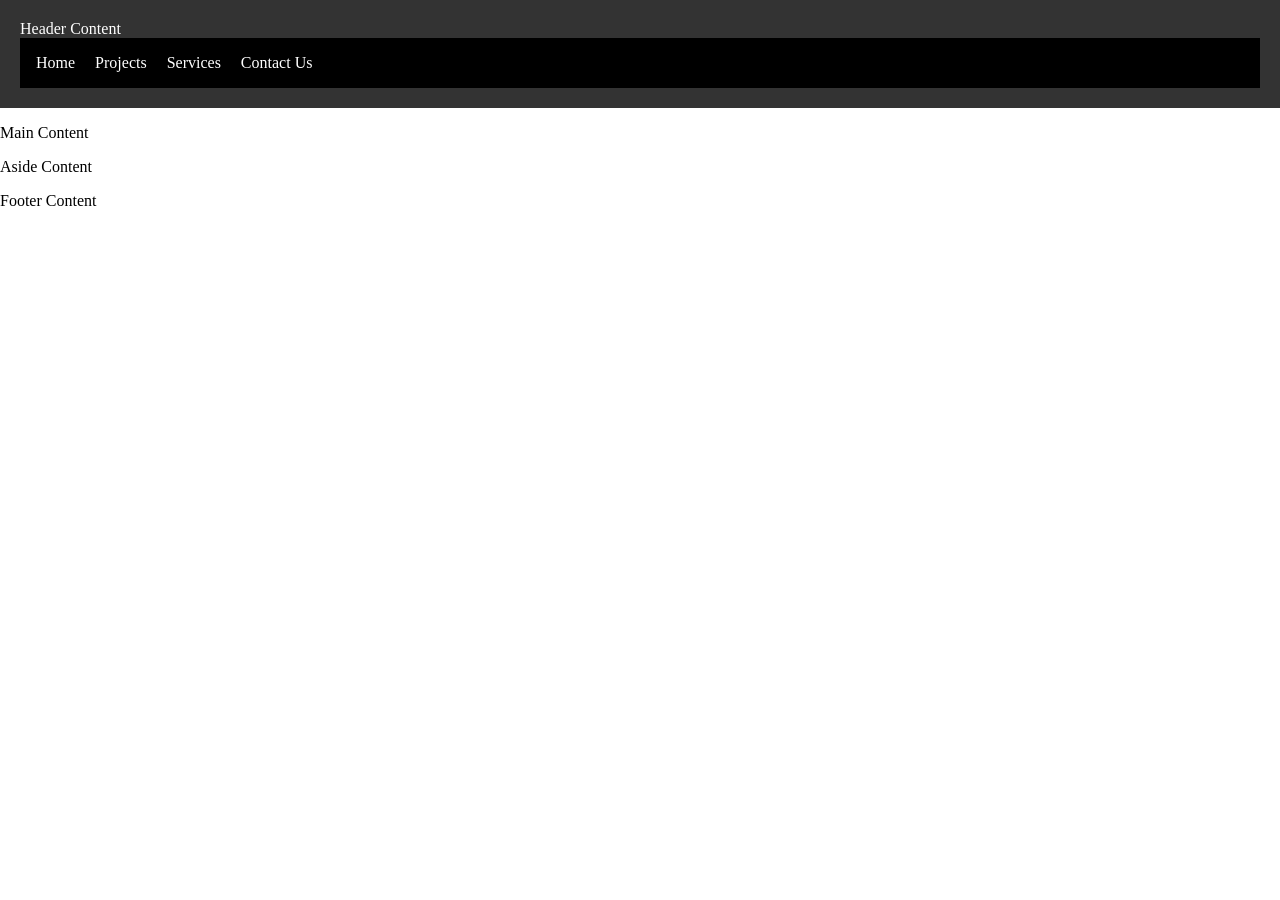
<file: week01/basic-layout.html>
<!DOCTYPE html>
<html lang="en">
<head>
    <meta charset="UTF-8">
    <meta name="viewport" content="width=device-width, initial-scale=1.0">
    <title>WDD 131 - Maylee Picazo</title>
    <link rel="stylesheet" href="styles/layout.css">
</head>
<body>
    <header>
        <p>Header Content</p>

        <nav>
            <ul>
                <li><a href="home.html">Home</a></li>
                <li><a href="projects.hmtl">Projects</a></li>
                <li><a href="services.html">Services</a></li>
                <li><a href="contact.html">Contact Us</a></li>
            </ul>
        </nav>
    </header>

    <main>
        <p>Main Content</p>
    </main>

    <aside>
        <p>Aside Content</p>
    </aside>

    <footer>
        <p>Footer Content</p>
    </footer>
</body>
</html>
</file>
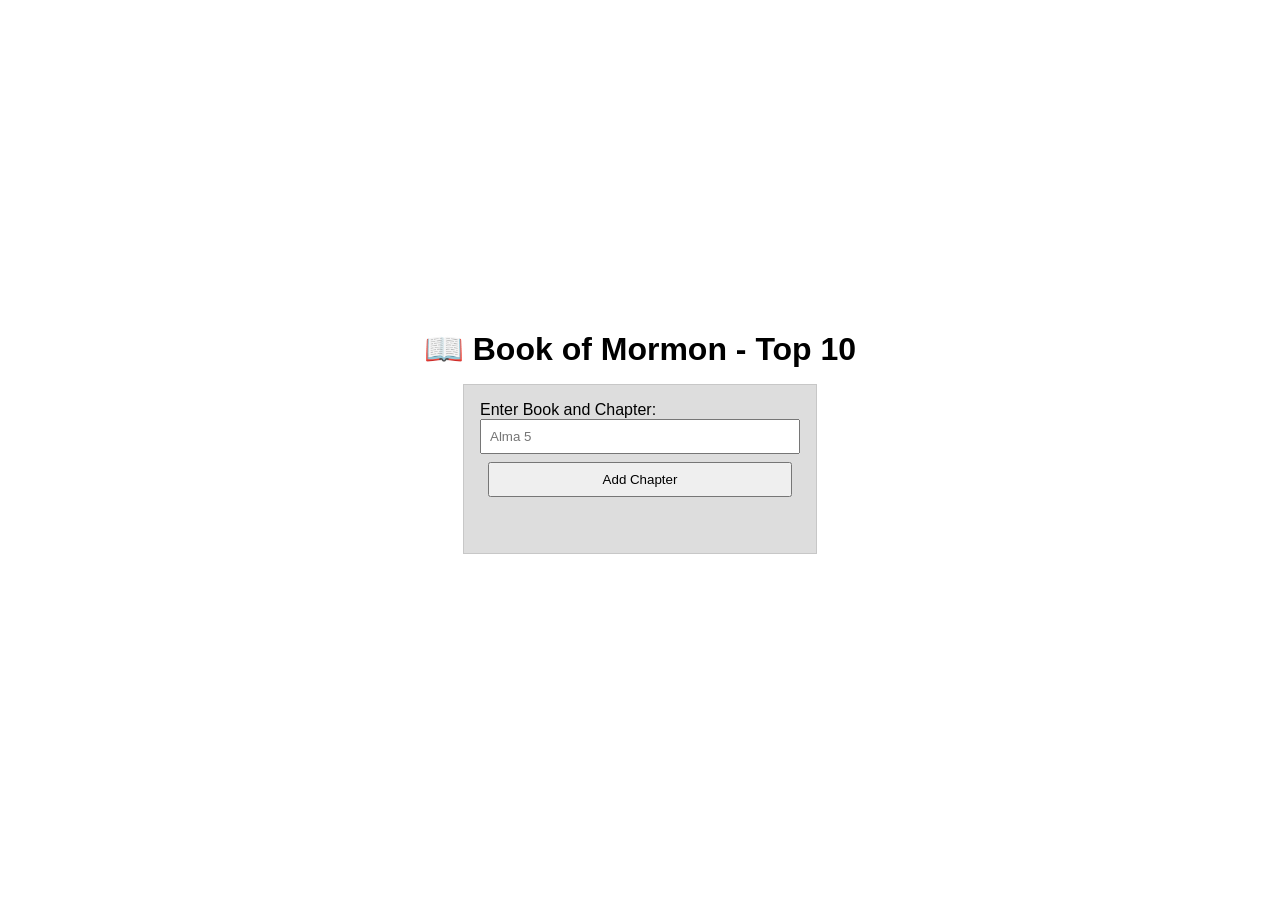
<file: week02/bom.html>
<!DOCTYPE html>
<html lang="en">
<head>
    <meta charset="UTF-8">
    <meta name="viewport" content="width=device-width, initial-scale=1.0">
    <title>Learning DOM</title>
    <meta name="description" content="Here is the best place so that you can learn about DOM.">
    <meta name="author" content="Maylee Portales Picazo">
    <link rel="stylesheet" href="styles/bom.css">

    <script src="scripts/bom.js" defer></script>
</head>
<body>
    <header>
        <h1>📖 Book of Mormon - Top 10</h1>
    </header>
<main>
	<label for="favchap">Enter Book and Chapter: </label>
	<input type="text" id="favchap" placeholder="Alma 5">
	<button type="button">Add Chapter</button>
	<ul id="list"></ul>
</main>
</body>
</html>
</file>
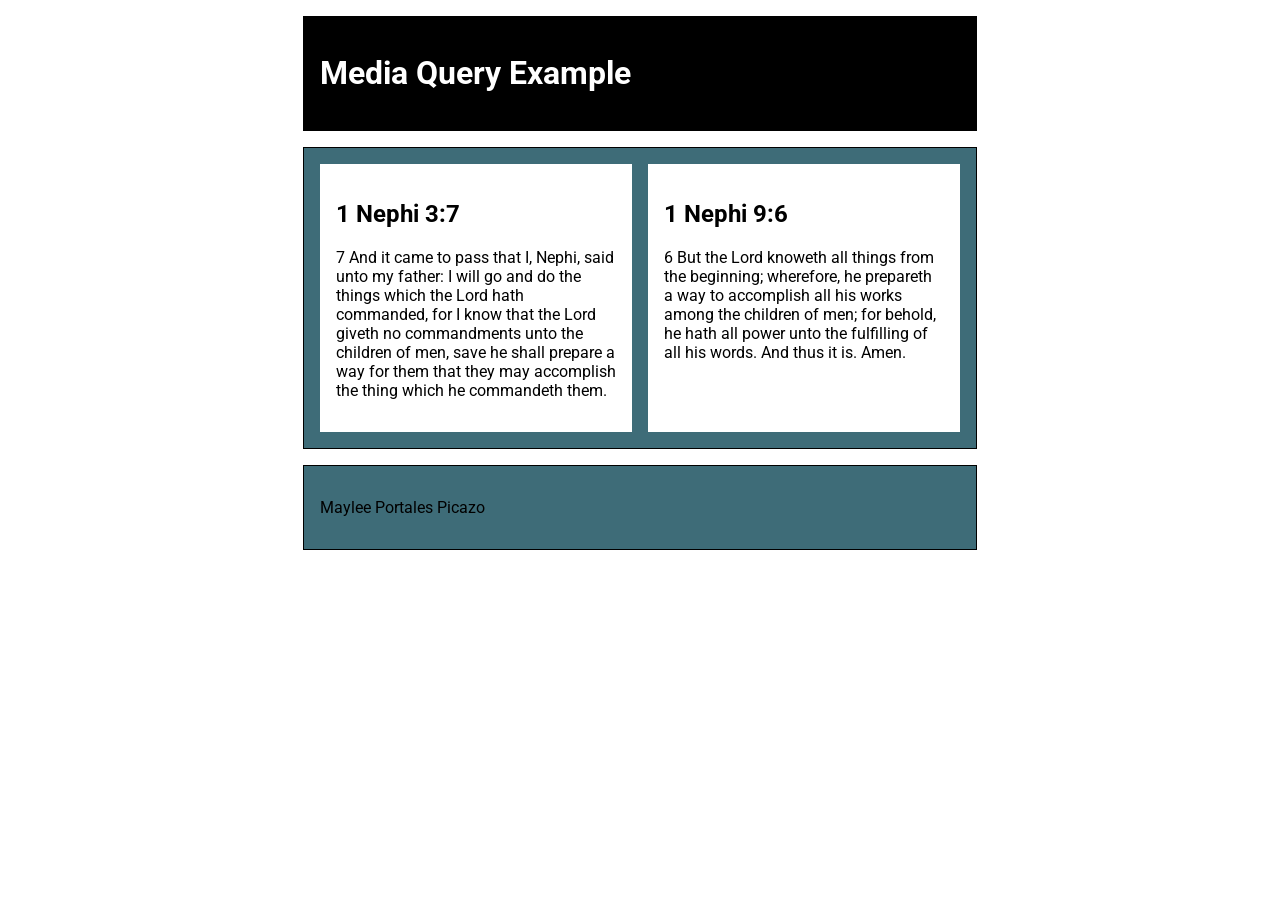
<file: week02/media-query.html>
<!DOCTYPE html>
<html lang="en">
<head>
    <meta charset="UTF-8">
    <meta name="viewport" content="width=device-width, initial-scale=1.0">
    <title>Media Query</title>
    <meta name="description" content="Here is the best place to learn about Media Queries in css you ever seen!">
    <meta name="author" content="Maylee Portales Picazo">
    <link rel="stylesheet" href="styles/media-query.css">
    <link rel="stylesheet" href="styles/media-query-large.css">

    <!--Google Fonts-->
    <link rel="preconnect" href="https://fonts.googleapis.com">
    <link rel="preconnect" href="https://fonts.gstatic.com" crossorigin>
    <link href="https://fonts.googleapis.com/css2?family=Roboto:wght@400;700&display=swap" rel="stylesheet">
</head>
<body>
    <header>
        <h1>Media Query Example</h1>
    </header>

    <main>
        <section>
            <h2>1 Nephi 3:7</h2>
            <p>7 And it came to pass that I, Nephi, said unto my father: I will go and do the things which the Lord hath commanded, for I know that the Lord giveth no commandments unto the children of men, save he shall prepare a way for them that they may accomplish the thing which he commandeth them.</p>
        </section>

        <section>
            <h2>1 Nephi 9:6</h2>
            <p>6 But the Lord knoweth all things from the beginning; wherefore, he prepareth a way to accomplish all his works among the children of men; for behold, he hath all power unto the fulfilling of all his words. And thus it is. Amen.</p>
        </section>
    </main>
    
    <footer>
        <p>Maylee Portales Picazo</p>
    </footer>
</body>
</html>
</file>
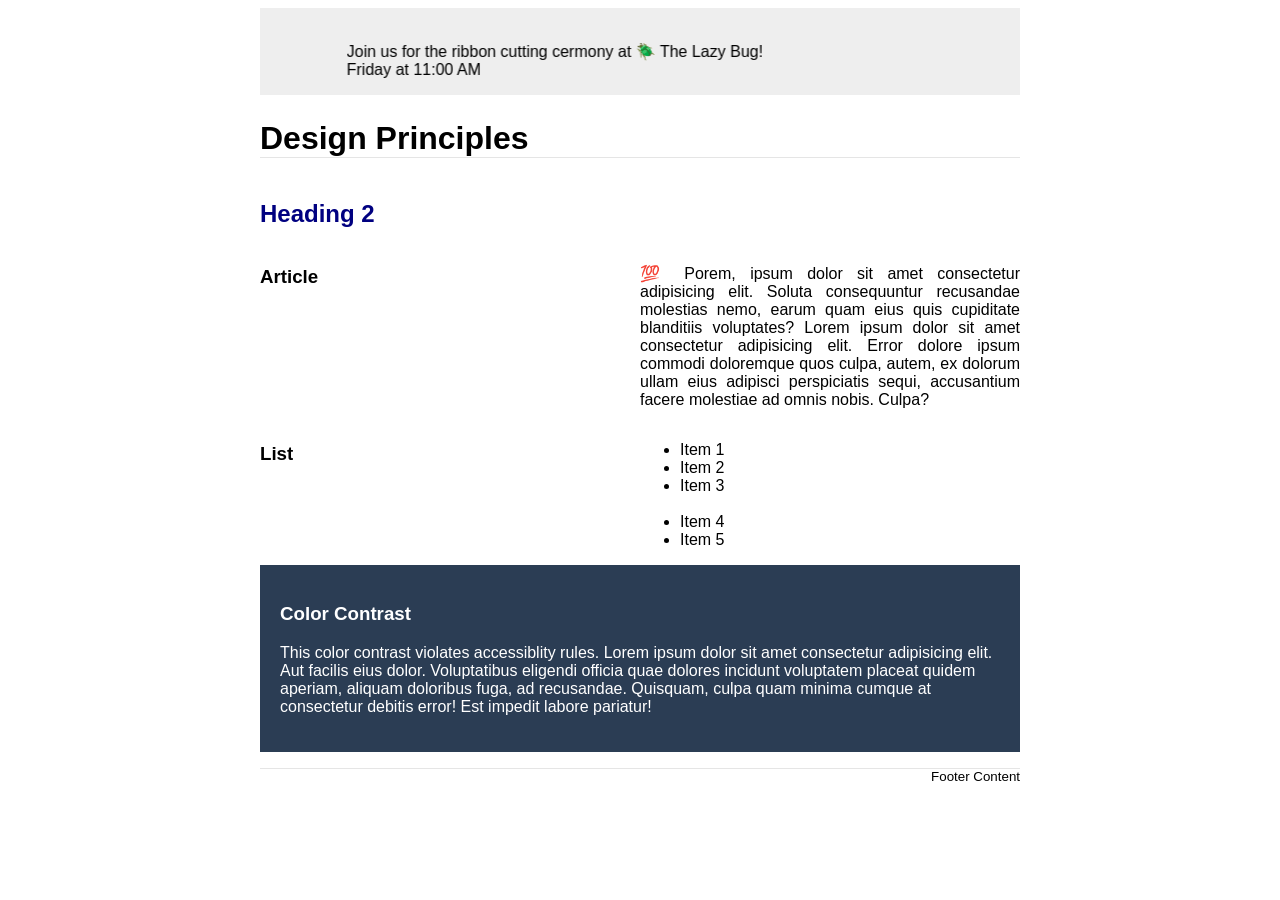
<file: week03/design.html>
<!DOCTYPE html>
<html lang="en">
<head>
    <meta charset="UTF-8">
    <meta name="viewport" content="width=device-width, initial-scale=1.0">
    <title>Design Example</title>
    <link rel="stylesheet" href="styles/design.css">
</head>
<body>
    <header>
	<marquee behavior="alternate" direction="right"><br>Join us for the ribbon cutting cermony at 🪲 The Lazy Bug!<br>Friday at 11:00 AM</marquee>
	<h1>Design Principles</h1>
</header>
<main>
	<h2>Heading 2</h2>
	<section>
		<h3>Article</h3>
		<article>
			<p>💯 Porem, ipsum dolor sit amet consectetur adipisicing elit. Soluta consequuntur recusandae molestias nemo, earum quam eius quis cupiditate blanditiis voluptates? Lorem ipsum dolor sit amet consectetur adipisicing elit. Error dolore ipsum commodi doloremque quos culpa, autem, ex dolorum ullam eius adipisci perspiciatis sequi, accusantium facere molestiae ad omnis nobis. Culpa?</p>
		</article>
	</section>
	<section>
		<h3>List</h3>
		<ul>
			<li>Item 1</li>
			<li>Item 2</li>
			<li>Item 3<br><br></li>
			<li>Item 4</li>
			<li>Item 5</li>
		</ul>
	</section>
	<div class="callout">
		<h3>Color Contrast</h3>
		<p>This color contrast violates accessiblity rules. Lorem ipsum dolor sit amet consectetur adipisicing elit. Aut facilis eius dolor. Voluptatibus eligendi officia quae dolores incidunt voluptatem placeat quidem aperiam, aliquam doloribus fuga, ad recusandae. Quisquam, culpa quam minima cumque at consectetur debitis error! Est impedit labore pariatur!</p>
	</div>
</main>
<footer>
	Footer Content
</footer>
</body>
</html>
</file>
<file: styles/base.css>
body {
    font-family: 'Roboto', sans-serif;
    margin: 0;
    color: #222;
    background-color: #fff;
}


header {
    background-color: #1e4f7a;
    color: #fff;
}

#course-title {
    display: block;
    text-align: center;
    font-size: 1.5rem;
    padding: 1rem;
    font-family: 'Lora', serif;
}

nav {
    display: flex;
    justify-content: space-around;
    background-color: #333;
}


nav a {
    padding: 1rem;
    color: #fff;
    text-decoration: none;
}

nav a:hover {
    color: #ffff00;
}

main {
    max-width: 960px;
    margin: 0 auto;
    padding: 1rem;
    display: grid;
    grid-template-columns: 2fr 1fr;
    gap: 1rem;
}

main h1 {
    grid-column: 1 / -1;
    text-align: center;
    font-family: 'Lora', serif;
    font-size: 2.5rem;
    margin: 1rem 0;
}

.card {
    background-color: #fff;
    border-radius: 8px;
    border: 1px solid #000;
    overflow: hidden;
}

.card-title {
    background-color: #1e4f7a;
    color: #fff;
    text-align: center;
    margin: 0;
    padding: 0.75rem;
    font-size: 1rem;
}

.card-body {
    padding: 1rem;
}

.card-body img {
    max-width: 100%;
    height: auto;
}

.profile-pic {
    width: 150px;
    height: auto;
    float: right;
    margin: 0 0 1rem 1rem;
    border-radius: 4px;
} 

.section-tile {
    clear: both;
    text-align: center;
    border-bottom: 1px solid #000;
    padding-bottom: 0.5rem;
    margin-top: 2rem;
    font-weight: bold;
}

.flag {
    float: left;
    margin: 0 1rem 1rem 0;
    text-align: center;
}

.flag img {
    max-width: 120px;
    height: auto;
    border: 1px solid #000;
}

.flag figcaption {
    font-style: italic;
    font-size: 0.9rem;
    color: #000;
    margin-top: 0.5rem;
}

.card p, .card ul {
    padding: 15px;
}

.card-body ul {
    margin-top: 8rem;
    line-height: 1.7rem;
}

footer {
    background-color: #1e4f7a;
    color: #fff;
    text-align: center;
    padding: 1rem;
    margin-top: 1rem;
    clear: both;
}

footer p {
    margin: 0.25rem 0;
}

#lastModified {
    color: #ffff00;
    font-size: 0.9rem;
}
</file>
<file: project/styles/main.css>
/* Site Colors */
:root {
  --teal: #1f6f78;
  --mint: #5bbf9e;
  --mint-dark: #157a5e;
  --mint-light: #d6f3e8;
  --light: #f4f7f6;
  --white: #fff;
  --dark: #2b2b2b;
  --red: #b00020;
  --hover: #ffd24d;

  /* Fonts */
  --heading-font: "Poppins", sans-serif;
  --body-font: "Open Sans", sans-serif;
}

* {
    margin: 0;
    padding: 0;
    box-sizing: border-box;
}

body {
    font-family: var(--body-font);
    color: var(--dark);
    background-color: var(--light);
    line-height: 1.6;
    min-height: 100vh;
    display: flex;
    flex-direction: column;
}

h1, h2, h3 {
    font-family: var(--heading-font);
    color: var(--teal);
}

header {
    background-color: var(--teal);
    color: var(--white);
    display: flex;
    flex-wrap: wrap;
    justify-content: space-between;
    align-items: center;
    padding: 1rem;
}

main {
    max-width: 900px;
    margin: 0 auto;
    padding: 1rem;
    flex: 1 0 auto;
}

main section {
    margin-bottom: 2.5rem;
}

main h1 {
    margin-bottom: 1.5rem;
}

main h2 {
    margin-bottom: 0.75rem;
}

main p {
    margin-bottom: 0.75rem;
}

/* ==== Home Page ==== */

.hero {
    position: relative;
    text-align: center;
    padding: 3rem 1rem;
    border-radius: 8px;
    margin-bottom: 2.5rem;
    overflow: hidden;
    min-height: 320px;
    display: flex;
    align-items: center;
    justify-content: center;
}

.hero::after {
    content: "";
    position: absolute;
    inset: 0;
    background-color: rgba(0, 0, 0, 0.35);
    z-index: 0;
}

.hero-image {
    position: absolute;
    inset: 0;
    width: 100%;
    height: 100%;
    object-fit: cover;
    z-index: 0;
}

.hero-content {
    position: relative;
    z-index: 1;
    display: flex;
    flex-direction: column;
    align-items: center;
    gap: 0.75rem;
}

.hero-content h1 {
    display: inline-block;
    background-color: var(--mint);
    color: var(--dark);
    padding: 0.5rem 1.25rem;
    border-radius: 8px;
}

.hero-content p {
    display: inline-block;
    background-color: rgba(255, 255, 255, 0.85);
    color: var(--dark);
    padding: 0.35rem 0.9rem;
    border-radius: 6px;
}

.card-list {
    list-style: none;
    display: grid;
    gap: 1rem;
    margin-top: 1rem;
}

.card-list li {
    background-color: var(--white);
    padding: 1.25rem;
    border-radius: 8px;
    border-left: 4px solid var(--mint);
    box-shadow: 0 2px 6px rgba(0, 0, 0, 0.08);
}

.card-list li strong {
    color: var(--teal);
}

.logo {
    font-family: var(--heading-font);
    font-size: 1.3rem;
    font-weight: 700;
}

#menu-button {
    background: none;
    border: none;
    color: var(--white);
    font-size: 1.5rem;
    cursor: pointer;
}

/* Menu hidden on mobile */
nav {
    width: 100%;
}

#nav-menu {
    list-style: none;
    display: none;
}

#nav-menu.open {
    display: block;
}

#nav-menu a {
    display: block;
    color: var(--white);
    text-decoration: none;
    padding: 0.75rem 1rem;
    border-top: 1px solid var(--mint-dark);
    transition: background-color 0.2s ease, color 0.2s ease;
}

#nav-menu a:hover,
#nav-menu a:focus {
    background-color: var(--white);
    color: var(--teal);
    border-radius: 8px;
}

footer {
    background-color: var(--teal);
    color: var(--white);
    text-align: center;
    padding: 1.5rem 1rem;
    margin-top: 2rem;
}

footer a {
    color: var(--mint-light);
    text-decoration: none;
}

footer a:hover, 
footer a:focus {
    text-decoration: underline;
}

/* Quiz questions */
.question-card {
    background-color: var(--white);
    border: none;
    border-radius: 8px;
    border-left: 4px solid var(--mint);
    box-shadow: 0 2px 6px rgba(0, 0, 0, 0.08);
    padding: 1.25rem;
    margin-bottom: 1.5rem;
}

.question-card legend {
    font-family: var(--heading-font);
    font-weight: 600;
    /* line-height: 1.4; */
    color: var(--teal);
    padding: 0 0.5rem;
    margin-bottom: 0.5rem;
}

.question-card .option {
    margin-bottom: 0.5rem;
}

.option {
    display: block;
    padding: 0.6rem 0.75rem;
    margin-top: 0.5rem;
    border: 1px solid var(--mint-light);
    border-radius: 6px;
    cursor: pointer;
    transition: background-color 0.2 ease;
}

.option:hover {
    background-color: var(--mint-light);
}

.option input {
    margin-right: 0.5rem;
}

button#result-button {
    font-family: var(--heading-font);
    background-color: var(--mint);
    color: var(--white);
    border: none;
    border-radius: 6px;
    padding: 0.75rem 1.5rem;
    font-size: 1rem;
    cursor: pointer;
    transition: background-color 0.2s ease;
}

button#result-button:hover {
    background-color: var(--mint-dark);
}

/* Result card */
.result-card {
    background-color: var(--mint-light);
    border-radius: 8px;
    padding: 1.5rem;
    margin-top: 1.5rem;
    text-align: center;
}

.warning {
    color: var(--red);
    margin-top: 1rem;
    font-weight: 600;
}

/* === tracker page styles === */

/* Forms: stack labels and inputs vertically for ease mobile use */
#task-form, 
#feedback-form {
    display: flex;
    flex-direction: column;
    gap: 0.5rem;
    margin-bottom: 1.5rem;
}

/* Labels: smalls, bold, easy to read */
#task-form label,
#feedback-form label {
    font-weight: 600;
    font-family: var(--heading-font);
}

/* Text inputs, the select and textarea share the same look */
#task-form input,
#task-form select,
#feedback-form input,
#feedback-form textarea {
    padding: 0.6rem 0.75rem;
    border: 1px solid var(--mint-light);
    border-radius: 6px;
    font-family: var(--body-font);
    font-size: 1rem;
}

/* Clear focus outline for accessibility */
#task-form input:focus, 
#task-form select:focus,
#feedback-form input:focus,
#feedback-form textarea:focus {
    outline: 2px solid var(--mint);
}

/* Reusable button style */
.primary-btn {
    align-self: flex-start;
    font-family: var(--heading-font);
    background-color: var(--mint);
    color: var(--white);
    border: none;
    border-radius: 6px;
    padding: 0.75rem 1.5rem;
    font-size: 1rem;
    cursor: pointer;
    transition: background-color 0.2s ease;
}

.primary-btn:hover,
.primary-btn:focus {
    background-color: var(--mint-dark);
}

/* Progress text (e.g. "2 of 5 tasks done ")*/
.progress {
    font-weight: 600;
    color: var(--teal);
    margin: 0.5rem 0 1rem;
}

/* Task list: remove default bullets and spacing*/
.task-list {
    list-style: none;
}

/* Each task row: name on the left, buttons on the right */
.task-item {
    display: flex;
    flex-wrap: wrap;
    align-items: center;
    justify-content: space-between;
    gap: 0.5rem;
    background-color: var(--white);
    border: 1px solid var(--mint-light);
    border-radius: 6px;
    padding: 0.6rem 0.75rem;
    margin-top: 0.5rem;
}

/* When a task is done, fade it and cross it out */
.task-item.done .task-text {
    text-decoration: line-through;
    color: var(--mint-dark);
    opacity: 0.7;
}

/* The subject "tag" shown next to each task */
.task-subject {
    font-size: 0.85rem;
    background-color: var(--mint-light);
    color: var(--teal);
    padding: 0.15rem 0.5rem;
    border-radius: 100px;
    margin-left: 0.5rem;
}

.task-btn {
    min-width: 44px;
    min-height: 44px;
    padding: 0.5rem;
    font-size: 1.25rem;
    display: inline-flex;
    align-items: center;
    justify-content: center;
    cursor: pointer;
    background: none;
    border: none;
}

.task-btn + .task-btn {
    margin-left: 0.5rem;
}

.task-btn.remove {
    color: var(--red);
    font-weight: bold;
}

.task-btn.toggle {
    -webkit-text-stroke: 1.5px var(--dark);
}

/* The thank-you message after sending feedback*/
.feedback-message {
    font-weight: 600;
    color: var(--mint-dark);
}

/* === References Page === */
main ol {
    padding-left: 1.5rem;
}

@media (min-width: 700px) {
    #menu-button {
        display: none;
    }

    nav {
        width: auto;
    }

    #nav-menu {
        display: flex;
        gap: 1rem;
    }
}
</file>
<file: styles/form.css>
:root {
  --primary: #1d3557;
  --accent: #457b9d;
  --highlight: #c1121f;
  --light: #f1faee;
  --star: #f4a261;
  --black: #1a1a1a;
  --white: #fff;
  --grey: #888;
}

* {
    box-sizing: border-box;
}

body {
    font-family: Arial, Helvetica, sans-serif;
    margin: 0;
    background-color: var(--light);
    color: var(--black);
    line-height: 1.5;
    display: flex;
    flex-direction: column;
    min-height: 100vh;
}

header {
    background-color: var(--primary);
    color: var(--white);
    text-align: center;
    padding: 1rem;
}

main {
    flex: 1;
    max-width: 500px;
    margin: 2rem auto;
    padding: 0 1rem;
}

.review-form {
    background-color: var(--white);
    border: 1px solid var(--black);
    border-radius: 8px;
    padding: 1.5rem;
    display: flex;
    flex-direction: column;
    gap: 0.4rem;
}

label {
    font-weight: bold;
    margin-top: 0.75rem;
}

.required {
    color: var(--highlight);
}

select, input[type="date"], 
input[type="text"], textarea {
    width: 100%;
    padding: 0.6rem;
    border: 1px solid var(--grey);
    border-radius: 4px;
    font-size: 1rem;
}

fieldset {
    border: 1px solid var(--black);
    border-radius: 4px;
    margin-top: 0.75rem;
    padding: 0.75rem;
}

legend {
    font-weight: bold;
    padding: 0 0.4rem;
}

.rating-stars {
    display: inline-flex;
    font-size: 2rem;
}

.rafting-stars input[type="radio"] {
    display: none;
}

.rating-stars label {
    color: var(--black);
    cursor: pointer;
    margin: 0;
    font-weight: normal;
}

.rating-stars input[type="radio"]:checked + label {
    color: var(--star);
}

.checkbox-row {
    display: flex;
    align-items: center;
    gap: 0.5rem;
}

.checkbox-row label {
    font-weight: normal;
    margin: 0;
}

.submit-btn {
    margin-top: 1.5rem;
    background-color: var(--accent);
    color: var(--white);
    border: none;
    padding: 0.8rem;
    font-size: 1rem;
    border-radius: 6px;
    cursor: pointer;
}

.submit-btn:hover {
    background-color: var(--primary);
}

.confirmation {
    background-color: var(--white);
    border-radius: 8px;
    padding: 1.5rem;
    text-align: center;
}

footer {
    text-align: center;
    padding: 1rem;
    background-color: var(--primary);
    color: var(--white);
    margin-top: 2rem;
}

@media (min-width: 700px) {
    main {
        max-width: 650px;
    }
}
</file>
<file: styles/place.css>
/* === Global Variables ===*/
:root {
    --primary-color: #044d77;
    --sand-color: #f5e6ca;
    --text-color: #2b2b2b;
    --white: #fff;
    --heading-font: 'Georgia', serif;
    --body-font: 'Helvetica', 'Arial', sans-serif;
}

/* === Basic Reset === */
* {
    box-sizing: border-box;
    margin: 0;
    padding: 0;
}

body {
    font-family: var(--body-font);
    color: var(--text-color);
    background-color: var(--white);
    line-height: 1.6;
}

h1, h2 {
    font-family: var(--heading-font);
}

/* === Header === */
header {
    background-color: var(--primary-color);
    color: var(--white);
    text-align: center;
    padding: 1.5rem 1rem;
    border-bottom: 8px solid var(--sand-color);
}

header h1 {
    font-size: 2rem;
    margin-bottom: 1rem;
}

header .tagline {
    font-style: italic;
    color: var(--white);
}

/* === Hero ===*/
.hero {
    width: 100%;
    text-align: center;
    margin: 1.5rem 0;
    padding: 0 1rem;
}

.hero img {
    width: 100%;
    max-width: 1100px;
    height: auto;
    border-radius: 12px;
}

/* === Data Section === */
.data {
    background-color: var(--sand-color);
    padding: 1.5rem 1rem;
    margin: 1rem;
    border-radius: 8px;
}

.data h2 {
    color: var(--text-color);
    border-bottom: 2px solid var(--text-color);
    padding-bottom: 0.5rem;
    margin-bottom: 1rem;
}

.data ul {
    list-style: none;
}

.data li {
    padding: 0.4rem 0;
    border-bottom: 1px dashed var(--text-color);
}

.data li:last-child {
    border-bottom: none;
}

/* === Weather Section === */
.weather {
    background-color: var(--sand-color);
    padding: 1.5rem 1rem;
    margin: 1rem;
    border-radius: 8px;
}

.weather h2 {
    color: var(--text-color);
    border-bottom: 2px solid var(--text-color);
    padding-bottom: 0.5rem;
    margin-bottom: 1rem;
}

.weather ul {
    list-style: none;
}

.weather li {
    padding: 0.4rem 0;
    border-bottom: 1px dashed var(--text-color);
}

/* === SVG icon ===*/
.weather-icon-mobile {
    width: 80px;
    height: 80px;
    display: block;
    background-color: var(--white);
    border-radius: 50%;
    padding: 8px;
}

/* === Footer ===  */

footer {
    background-color: var(--primary-color);
    color: var(--white);
    text-align: center;
    margin-top: 2rem;
    font-size: 0.9rem;
    padding: 1.5rem 1rem;
}

/* === Media Query Desktop === */
@media (min-width: 700px) {
    main {
        max-width: 1300px;
        margin: 0 auto;
        padding: 0 1rem;
    }

   .content-grid {
    display: grid;
    grid-template-columns: 1fr 1fr;
    gap: 1rem;
   }

    header h1 {
        font-size: 3rem;
    }

    .weather-icon-mobile {
        display: none;
    }

    .weather h2::after {
        content: "⛅ ";
        font-size: 1.5rem;
        margin-right: 0.5rem;
    }
}
</file>
<file: styles/temples.css>
:root {
    --primary-color: #1b3a57;
    --secondary-color: #c9a86a;
    --accent-color: #f5f1ea;
    --text-color: #222;
    --white: #fff;

    --heading-font: 'Merriweather', serif;
    --body-font: 'Open Sans', sans-serif;
}

* {
    box-sizing: border-box;
    margin: 0;
    padding: 0;
}

body {
    font-family: var(--body-font);
    color: var(--text-color);
    background-color: var(--accent-color);
    line-height: 1.5;
}

h1, h2, h3 {
    font-family: var(--heading-font);
    color: var(--primary-color);
}

header {
    background-color: var(--primary-color);
    color: var(--white);
    padding: 1rem;
    display: flex;
    flex-wrap: wrap;
    justify-content: space-between;
    align-items: center;
}

header h2 {
    color: var(--white);
    font-size: 1.4rem;
}

#menu-button {
    background-color: var(--white);
    border: none;
    color: var(--primary-color);
    font-size: 2rem;
    cursor: pointer;
    line-height: 1;
    padding: 0.25rem 0.5rem;
}

nav {
    width: 100%;
}

nav ul {
    list-style: none;
    display: none;
    flex-direction: column;
    gap: 0.5rem;
    margin-top: 1rem;
}

nav ul.open {
    display: flex;
}

nav a {
    display: block;
    color: var(--white);
    text-decoration: none;
    padding: 0.6rem 1rem;
    border-radius: 4px;
}

nav a:hover {
    background-color: var(--secondary-color);
    color: var(--primary-color);
}

main {
    max-width: 1200px;
    margin: 0 auto;
    padding: 1.5rem 1rem;
}

main h1 {
    text-align: center;
    margin-bottom: 1.5rem;
}

.album {
    display: grid;
    grid-template-columns: 1fr;
    gap: 1.5rem;
}

figure {
    background-color: var(--white);
    border: 1px solid #000;
}

figure img {
    width: 100%;
    height: auto;
    display: block;
}

figcaption {
    text-align: center;
    padding: 0.75rem;
    font-weight: bold;
    color: var(--primary-color);
}

footer {
    background-color: var(--primary-color);
    color: var(--white);
    text-align: center;
    padding: 1rem;
    margin-top: 2rem;
    font-size: 0.9rem;
}
</file>
<file: styles/temples-large.css>
@media (min-width: 600px) {
    #menu-button {
        display: none;
    }

    nav {
        width: auto;
    }

    nav ul {
        display: flex;
        flex-direction: row;
        gap: 1rem;
        margin-top: 0;
    }

    .album {
        grid-template-columns: 1fr 1fr 1fr;
        gap: 2rem;
    }

    main {
        padding: 2rem;
    }

    main h1 {
        font-size: 2.2rem;
    }
}
</file>
<file: project/styles/siteplan.css>
:root {
  --teal: #1f6f78;
  --mint: #5bbf9e;
  --mint-dark: #157a5e;
  --mint-light: #d6f3e8;
  --light: #f4f7f6;
  --dark: #2b2b2b;
}

* {
    box-sizing: border-box;
}

body {
    margin: 0;
    font-family: "Opens Sans", sans-serif;
    background-color: var(--light);
    color: var(--dark);
    line-height: 1.6;
}

h1, h2 {
    font-family: "Poppins", sans-serif;
}

header {
    background-color: var(--teal);
    color: #fff;
    text-align: center;
    padding: 1.5rem 1rem;
}

header h1 {
    margin: 0;
}

.subtitle {
    margin: 0.25rem 0 0;
    color: var(--mint);
}

main {
    max-width: 900px;
    margin: 0 auto;
    padding: 1rem;
}

section {
    background-color: #fff;
    border-left: 6px solid var(--mint);
    border-radius: 6px;
    padding: 1rem 1.25rem;
    margin-bottom: 1.25rem;
    box-shadow: 0 1px 4px rgba(0, 0, 0, 0.8);
}

section h2 {
    color: var(--teal);
    border-bottom: 2px solid var(--light);
    padding-bottom: 0.3rem;
}

.domain {
    font-style: italic;
    color: var(--teal);
}

/* === Wireframes === */
.wireframe-wrapper {
    display: flex;
    flex-wrap: wrap;
    gap: 1.5rem;
    justify-content: center;
}

.wf figcaption {
    font-family: "Poppins", sans-serif;
    font-weight: 700;
    text-align: center;
    margin-bottom: 0.5rem;
    color: var(--teal);
}

.frame {
    border: 2px solid var(--teal);
    background-color: var(--light);
    padding: 0.5rem;
    display: flex;
    flex-direction: column;
    gap: 0.5rem;
}

.frame-mobile {
    width: 200px;
}

.frame-desktop {
    width: 380px;
}

.wf-header,
.wf-hero,
.wf-block,
.wf-col,
.wf-footer {
  background-color: #ffffff;
  border: 1px dashed var(--mint);
  text-align: center;
  padding: 0.6rem 0.3rem;
  font-size: 0.85rem;
}

.wf-header.wide {
  display: flex;
  justify-content: space-between;
  align-items: center;
}

.wf-hero {
    background-color: var(--mint-dark);
    color: #fff;
    padding: 1.2rem 0.3rem;
}

.wf-columns {
    display: flex;
    gap: 0.5rem;
}

.wf-col {
    flex: 1;
}

.wf-footer {
    background-color: var(--teal);
    color: #fff;
}

footer {
    background: var(--teal);
    color: #fff;
    text-align: center;
    padding: 1rem;
    margin-top: 2rem;
}

footer a {
    color: var(--mint-light);
}
</file>
<file: week01/styles/layout.css>
body {
    margin: 0;
    padding: 0;
}

header {
    background-color: #333;
    color: #fff;
    padding: 20px;    
}

header p {
    margin: 0;
}

nav {    
    margin: 0;
    padding: 0;
}

nav ul {
    margin: 0;
    padding: 16px;
    background-color: #000;
    display: flex;
    gap: 20px;
    list-style: none;
}

nav li {
    margin: 0;
    padding: 0;
}

nav a {
    color: #fff;
    text-decoration: none;
}
</file>
<file: week02/styles/bom.css>
* {
	margin: 0;
	padding: 0;
}

body {
	height: 100vh;
	display: flex;
	flex-direction: column;
	align-items: center;
	justify-content: center;
	font-family: Acme, Arial, sans-serif;
}

h1 {
	font-size: 1.5rem;
}

main {
	margin: 1rem auto;
	border: 1px solid rgb(0 0 0 / 0.1);
	padding: 1rem;
	background-color: #ddd;
	display: flex;
	flex-direction: column;
}

input,
button {
	padding: 0.5rem;
}

button {
	margin: 0.5rem;
}

.delete {
	width: fit-content;
}

.input {
	display: flex;
	gap: 1rem;
}

.list {
	padding: 0.5rem;
}

ul {
	margin: 1rem;
	list-style: none;
}

li {
	display: flex;
	align-items: center;
	justify-content: space-between;
}

@media only screen and (min-width: 32.5em) {
	h1 {
		font-size: 2rem;
	}

	main {
		width: 320px;
	}
}
</file>
<file: week02/styles/media-query.css>
body {
    font-family: 'Roboto', sans-serif;
    margin: 0;
}

header, main, footer {
    max-width: 640px;
    margin: 1rem auto;
    padding: 1rem;
    border: 1px solid #000;
    background-color: #3e6c78;
}

main {
    display: grid;
    grid-template-columns: 1fr;
    gap: 1rem;
}

section {
    padding: 1rem;
    background-color: #fff;
}
</file>
<file: week02/styles/media-query-large.css>
@media screen and (min-width: 500px) {
    header {
        background-color: #000;
        color: #fff;
    }

    main {
        display: grid;
        grid-template-columns: 1fr 1fr;
    }
}
</file>
<file: week03/styles/design.css>
body {
	font-family: Roboto, helvetica, sans-serif;
}

header,
main,
footer {
	max-width: 760px;
	margin: 0 auto;
}

main section {
    display: grid;
    grid-template-columns: 1fr 1fr;
}

marquee {
	padding: 1rem;
	background-color: #eee;
}

h1 {
	border-bottom: 1px solid rgba(0, 0, 0, 0.1);
}

main {
	display: grid;
}

h2 {
	color: navy;
}

article p {
	text-align: justify;
}

.callout {
	color: #fff;
	background-color: #2b3d54;
    padding: 20px;
}

footer {
	margin-top: 1rem;
	border-top: 1px solid rgba(0, 0, 0, 0.1);
	font-size: smaller;
	text-align: right;
}
</file>
